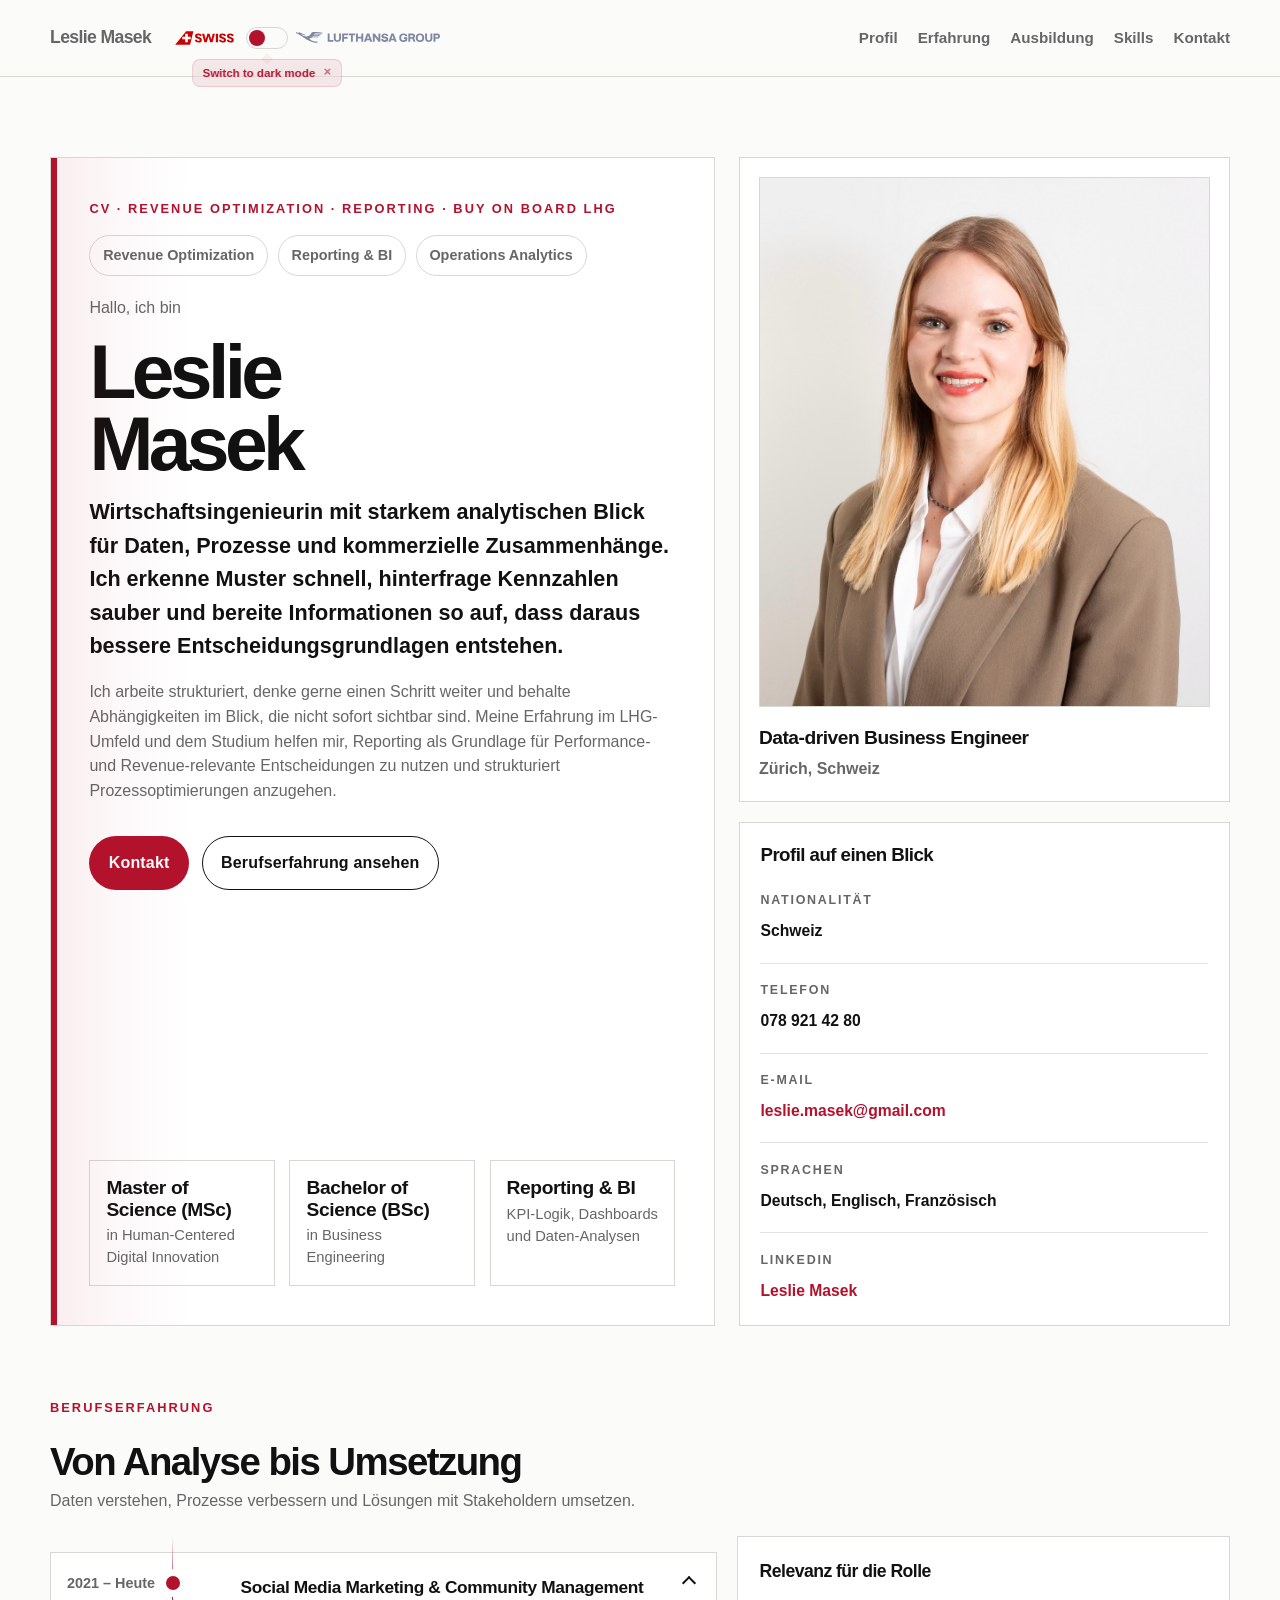
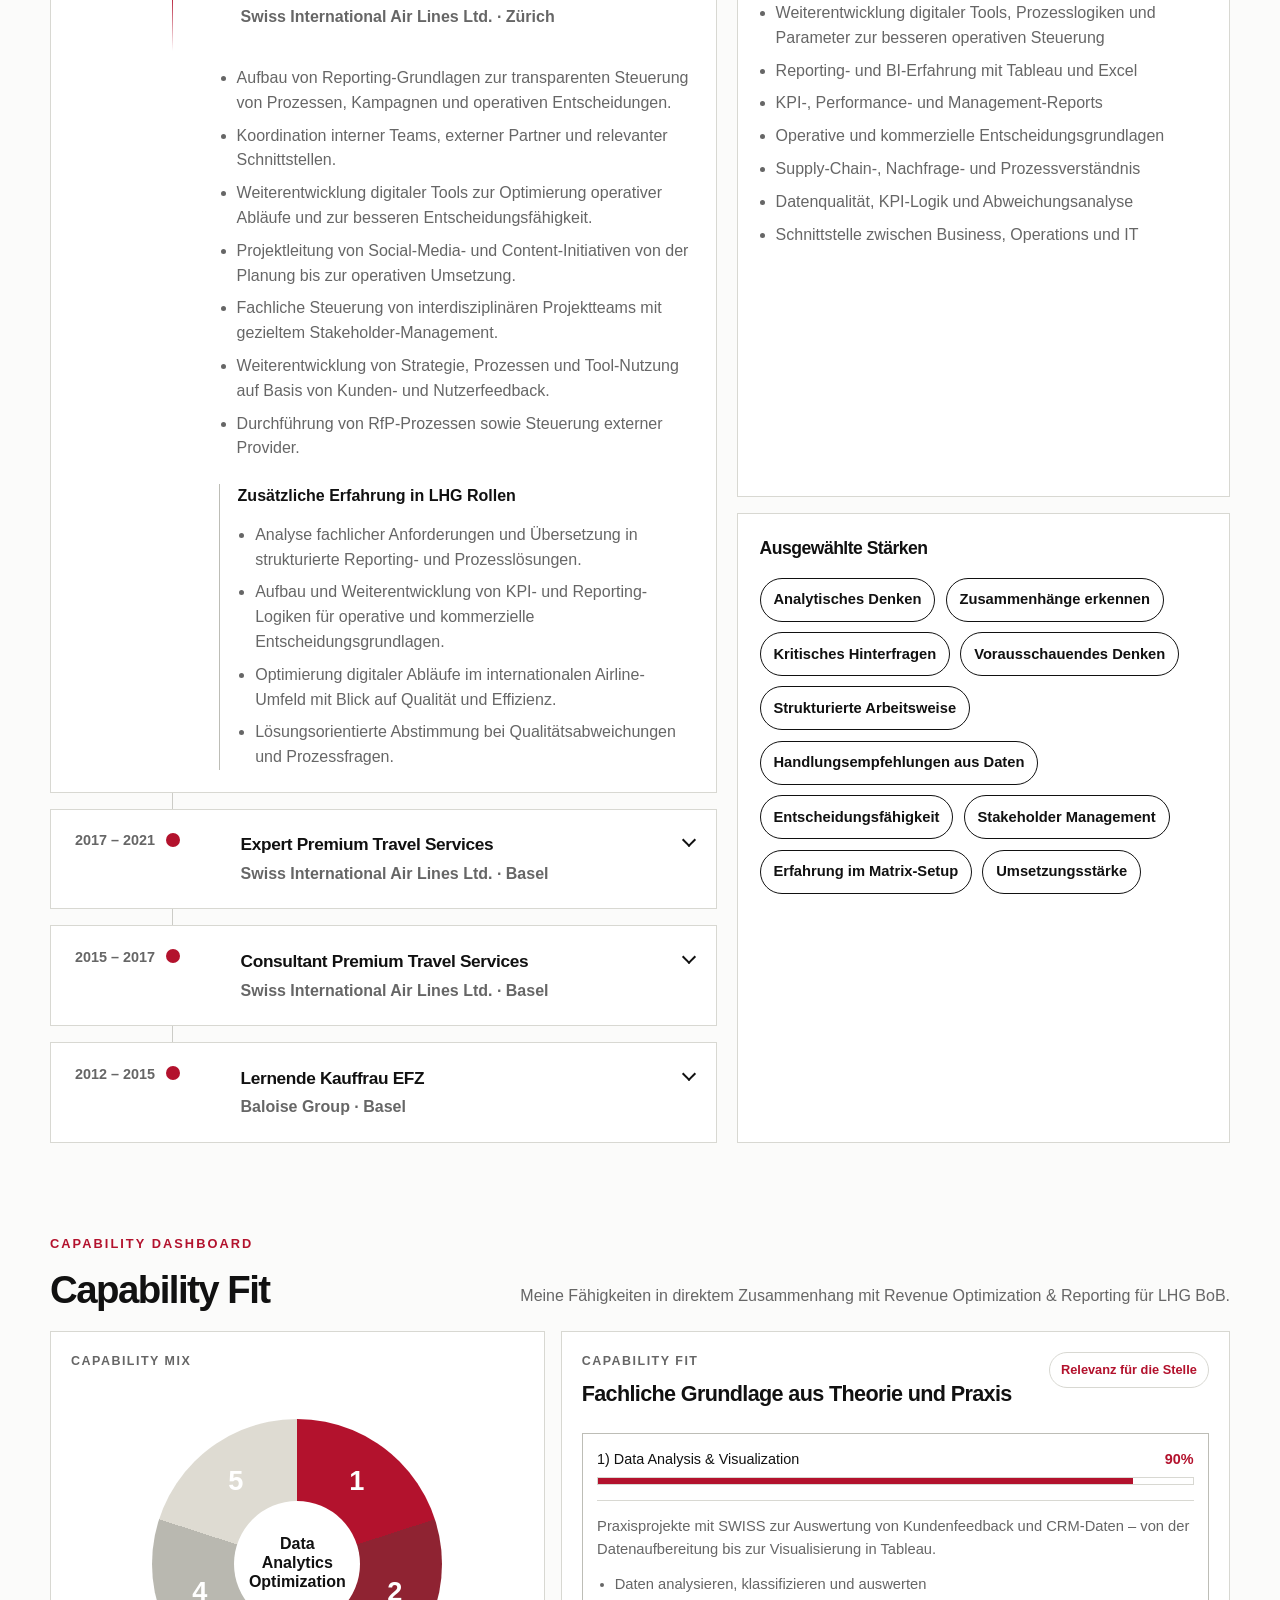
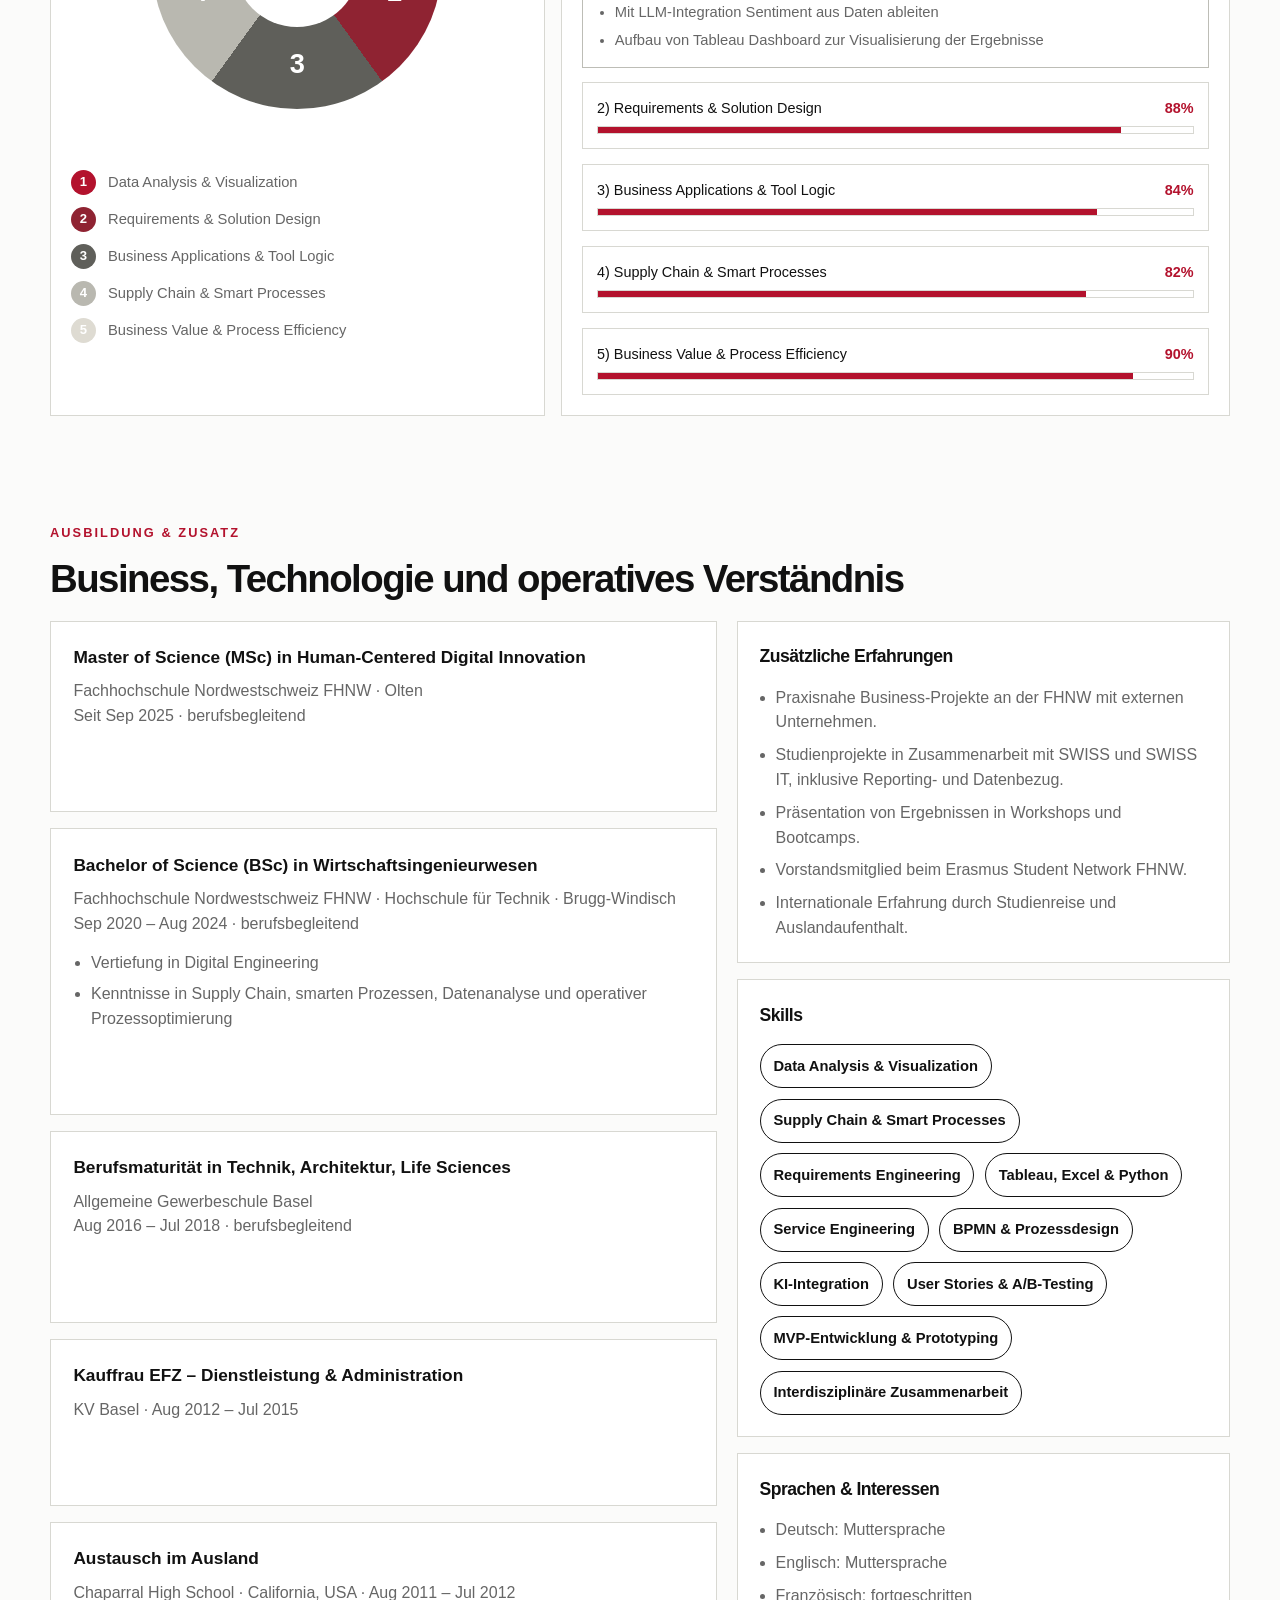
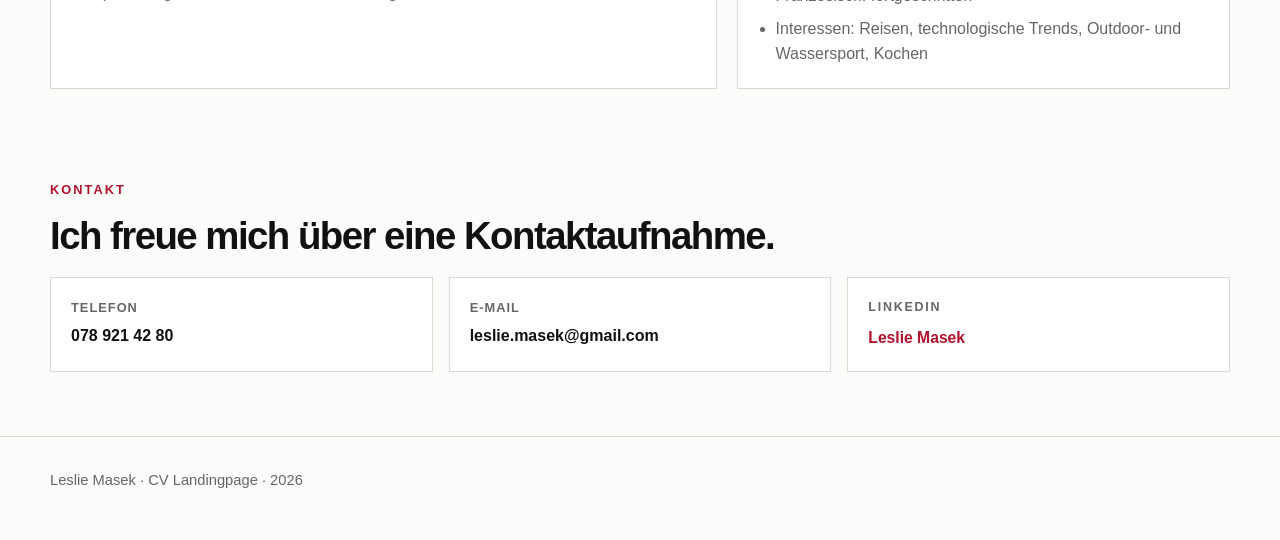
<file: public/index.html>
<!DOCTYPE html>
<html lang="de">
<head>
  <meta charset="UTF-8" />
  <meta name="viewport" content="width=device-width, initial-scale=1.0" />
  <title>Leslie Masek | Revenue Optimization & Reporting</title>
  <link rel="icon" type="image/x-icon" href="icon.jpg">
  <meta name="description" content="CV-Landingpage von Leslie Masek – mit Fokus auf Revenue Optimization, Reporting, BI-gestützte Analyse, Supply-Chain-Verständnis und tragfähige Entscheidungsgrundlagen im Airline-Umfeld." />
  <link rel="stylesheet" href="base.css" />
  <link rel="stylesheet" href="themeswiss.css" />
  <link rel="stylesheet" href="themelhg.css" />
</head>
<body class="themeswiss">
<header class="site-header">
  <div class="container site-header__inner">
    <div class="site-header__left">
      <div class="brand">Leslie Masek</div>

      <div class="theme-switcher" aria-label="Designauswahl">
    <span class="theme-switcher__logo theme-switcher__logo--swiss">
        <img src="swisslogo.svg" alt="SWISS Logo" />
    </span>

        <button
          class="theme-switcher__toggle"
          id="themeToggle"
          type="button"
          aria-label="Zwischen SWISS und Lufthansa Group Design wechseln"
          aria-pressed="false"
        >
        <span class="theme-switcher__track">
            <span class="theme-switcher__thumb"></span>
        </span>

          <span class="theme-hint" id="themeHint">
            <span class="theme-hint__text">Switch to dark mode</span>
            <span class="theme-hint__close" id="themeHintClose" aria-label="Hinweis schliessen">×</span>
        </span>
        </button>

        <span class="theme-switcher__logo theme-switcher__logo--lhg">
        <img class="logo--dark" src="lhglogo.svg" alt="Lufthansa Group Logo" />
        <img class="logo--light" src="lhglogoweiss.svg" alt="Lufthansa Group Logo" />
    </span>
      </div>
    </div>

    <nav class="nav">
      <a href="#profil">Profil</a>
      <a href="#erfahrung">Erfahrung</a>
      <a href="#ausbildung">Ausbildung</a>
      <a href="#skills">Skills</a>
      <a href="#kontakt">Kontakt</a>
    </nav>
  </div>
</header>

<main>
  <section class="hero" id="profil">
    <div class="container hero__grid">
      <article class="card hero__main">
        <div>
          <div class="eyebrow">CV · Revenue Optimization · Reporting · Buy on Board LHG</div>

          <div class="chips">
            <span class="chip">Revenue Optimization</span>
            <span class="chip">Reporting & BI</span>
            <span class="chip">Operations Analytics</span>
          </div>

          <p class="hero__lead">Hallo, ich bin</p>
          <h1>Leslie Masek</h1>

          <p class="hero__subtitle">
            Wirtschaftsingenieurin mit starkem analytischen Blick für Daten, Prozesse und kommerzielle Zusammenhänge. Ich erkenne Muster schnell, hinterfrage Kennzahlen sauber und bereite Informationen so auf, dass daraus bessere Entscheidungsgrundlagen entstehen.
          </p>

          <p class="hero__lead">
            Ich arbeite strukturiert, denke gerne einen Schritt weiter und behalte Abhängigkeiten im Blick, die nicht sofort sichtbar sind. Meine Erfahrung im LHG-Umfeld und dem Studium helfen mir, Reporting als Grundlage für Performance- und Revenue-relevante Entscheidungen zu nutzen und strukturiert Prozessoptimierungen anzugehen.
          </p>

          <div class="hero__actions">
            <a class="btn btn--primary" href="#kontakt">Kontakt</a>
            <a class="btn btn--secondary" href="#erfahrung">Berufserfahrung ansehen</a>
          </div>
        </div>

        <div class="hero__highlight">
          <div class="hero__metric">
            <strong>Master of Science (MSc)</strong>
            <span>in Human-Centered Digital Innovation</span>
          </div>
          <div class="hero__metric">
            <strong>Bachelor of Science (BSc)</strong>
            <span>in Business Engineering</span>
          </div>
          <div class="hero__metric">
            <strong>Reporting & BI</strong>
            <span>KPI-Logik, Dashboards und Daten-Analysen</span>
          </div>
        </div>
      </article>

      <aside class="hero__side">
        <section class="card profile-card">
          <div class="profile-image">
            <img src="Profile%20Picture%2024.jpg" alt="Portrait von Leslie Masek" />
          </div>
          <h2 class="profile-name">Data-driven Business Engineer</h2>
          <p class="profile-role">Zürich, Schweiz</p>
        </section>

        <section class="card detail-card">
          <h3>Profil auf einen Blick</h3>
          <div class="detail-list">
            <div class="detail-item">
              <span class="detail-label">Nationalität</span>
              <span class="detail-value">Schweiz</span>
            </div>
            <div class="detail-item">
              <span class="detail-label">Telefon</span>
              <span class="detail-value">078 921 42 80</span>
            </div>
            <div class="detail-item">
              <span class="detail-label">E-Mail</span>
              <span class="detail-value">
                                <a href="mailto:leslie.masek@gmail.com">leslie.masek@gmail.com</a>
                            </span>
            </div>
            <div class="detail-item">
              <span class="detail-label">Sprachen</span>
              <span class="detail-value">Deutsch, Englisch, Französisch</span>
            </div>
            <div class="detail-item">
              <span class="detail-label">LinkedIn</span>
              <span class="detail-value">
                                <a
                                  href="https://www.linkedin.com/in/leslie-masek/"
                                  class="link-linkedin"
                                  target="_blank"
                                  rel="noopener noreferrer"
                                >
                                    Leslie Masek
                                </a>
                            </span>
            </div>
          </div>
        </section>
      </aside>
    </div>
  </section>

  <section class="section" id="erfahrung">
    <div class="container">
      <div class="section__header">
        <div class="eyebrow">Berufserfahrung</div>
        <h2 class="section-title">Von Analyse bis Umsetzung</h2>
        <p class="section-intro">
          Daten verstehen, Prozesse verbessern und Lösungen mit Stakeholdern umsetzen.
        </p>
      </div>

      <div class="grid-2">
        <div class="career-timeline">
          <div class="career-scroll-marker" aria-hidden="true"></div>

          <details class="card career-item career-item--current" open>
            <summary>
              <span class="career-year">2021 – Heute</span>
              <span class="career-dot"></span>

              <div class="career-card-content">
                <div class="career-card-head">
                  <div>
                    <h3>Social Media Marketing &amp; Community Management</h3>
                    <p>Swiss International Air Lines Ltd. · Zürich</p>
                  </div>
                  <span class="career-arrow"></span>
                </div>
              </div>
            </summary>

            <div class="career-detail">
              <ul>
                <li>Aufbau von Reporting-Grundlagen zur transparenten Steuerung von Prozessen, Kampagnen und operativen Entscheidungen.</li>
                <li>Koordination interner Teams, externer Partner und relevanter Schnittstellen.</li>
                <li>Weiterentwicklung digitaler Tools zur Optimierung operativer Abläufe und zur besseren Entscheidungsfähigkeit.</li>
                <li>Projektleitung von Social-Media- und Content-Initiativen von der Planung bis zur operativen Umsetzung.</li>
                <li>Fachliche Steuerung von interdisziplinären Projektteams mit gezieltem Stakeholder-Management.</li>
                <li>Weiterentwicklung von Strategie, Prozessen und Tool-Nutzung auf Basis von Kunden- und Nutzerfeedback.</li>
                <li>Durchführung von RfP-Prozessen sowie Steuerung externer Provider.</li>
              </ul>

              <div class="timeline__subrole">
                <h4>Zusätzliche Erfahrung in LHG Rollen</h4>
                <ul>
                  <li>Analyse fachlicher Anforderungen und Übersetzung in strukturierte Reporting- und Prozesslösungen.</li>
                  <li>Aufbau und Weiterentwicklung von KPI- und Reporting-Logiken für operative und kommerzielle Entscheidungsgrundlagen.</li>
                  <li>Optimierung digitaler Abläufe im internationalen Airline-Umfeld mit Blick auf Qualität und Effizienz.</li>
                  <li>Lösungsorientierte Abstimmung bei Qualitätsabweichungen und Prozessfragen.</li>
                </ul>
              </div>
            </div>
          </details>

          <details class="card career-item">
            <summary>
              <span class="career-year">2017 – 2021</span>
              <span class="career-dot"></span>

              <div class="career-card-content">
                <div class="career-card-head">
                  <div>
                    <h3>Expert Premium Travel Services</h3>
                    <p>Swiss International Air Lines Ltd. · Basel</p>
                  </div>
                  <span class="career-arrow"></span>
                </div>
              </div>
            </summary>

            <div class="career-detail">
              <ul>
                <li>Monitoring von Service-KPIs sowie Erstellung regelmässiger Qualitäts- und Performance-Reports als Grundlage für gezielte Verbesserungen.</li>
                <li>Koordination interner Stakeholder und Sicherstellung einheitlicher Prozesse und Standards.</li>
                <li>Mitwirkung an Verbesserungsinitiativen für stabilere Abläufe und hohe Servicequalität.</li>
                <li>Schulung und Onboarding neuer Mitarbeitender inklusive Wissensdokumentation.</li>
              </ul>
            </div>
          </details>

          <details class="card career-item">
            <summary>
              <span class="career-year">2015 – 2017</span>
              <span class="career-dot"></span>

              <div class="career-card-content">
                <div class="career-card-head">
                  <div>
                    <h3>Consultant Premium Travel Services</h3>
                    <p>Swiss International Air Lines Ltd. · Basel</p>
                  </div>
                  <span class="career-arrow"></span>
                </div>
              </div>
            </summary>

            <div class="career-detail">
              <ul>
                <li>Bearbeitung komplexer Kundenanliegen in einem dynamischen operativen Umfeld.</li>
                <li>Koordination von Anfragen per Telefon und E-Mail sowie Sicherstellung reibungsloser Abläufe.</li>
                <li>Zusammenarbeit mit internen Teams zur Gewährleistung korrekter Prozesse und hoher Servicequalität.</li>
              </ul>
            </div>
          </details>

          <details class="card career-item">
            <summary>
              <span class="career-year">2012 – 2015</span>
              <span class="career-dot"></span>

              <div class="career-card-content">
                <div class="career-card-head">
                  <div>
                    <h3>Lernende Kauffrau EFZ</h3>
                    <p>Baloise Group · Basel</p>
                  </div>
                  <span class="career-arrow"></span>
                </div>
              </div>
            </summary>

            <div class="career-detail">
              <ul>
                <li>Einsätze im Einkauf, Marketing, Immobilien, Buchhaltung, HR und Ausbildungszentrum.</li>
              </ul>
            </div>
          </details>

        </div>

        <div class="stack">
          <section class="card sidebar-card">
            <h3>Relevanz für die Rolle</h3>
            <ul class="list-clean">
              <li>Weiterentwicklung digitaler Tools, Prozesslogiken und Parameter zur besseren operativen Steuerung</li>
              <li>Reporting- und BI-Erfahrung mit Tableau und Excel</li>
              <li>KPI-, Performance- und Management-Reports</li>
              <li>Operative und kommerzielle Entscheidungsgrundlagen</li>
              <li>Supply-Chain-, Nachfrage- und Prozessverständnis</li>
              <li>Datenqualität, KPI-Logik und Abweichungsanalyse</li>
              <li>Schnittstelle zwischen Business, Operations und IT</li>
            </ul>
          </section>

          <section class="card sidebar-card">
            <h3>Ausgewählte Stärken</h3>
            <div class="skill-tags">
              <span class="skill-tag">Analytisches Denken</span>
              <span class="skill-tag">Zusammenhänge erkennen</span>
              <span class="skill-tag">Kritisches Hinterfragen</span>
              <span class="skill-tag">Vorausschauendes Denken</span>
              <span class="skill-tag">Strukturierte Arbeitsweise</span>
              <span class="skill-tag">Handlungsempfehlungen aus Daten</span>
              <span class="skill-tag">Entscheidungsfähigkeit</span>
              <span class="skill-tag">Stakeholder Management</span>
              <span class="skill-tag">Erfahrung im Matrix-Setup</span>
              <span class="skill-tag">Umsetzungsstärke</span>
            </div>
          </section>
        </div>
      </div>
    </div>
  </section>

  <section class="section" id="capabilities">
    <div class="container">
      <div class="section__header">
        <div>
          <div class="eyebrow">Capability Dashboard</div>
          <h2 class="section-title">Capability Fit</h2>
        </div>
        <p class="section-intro">
          Meine Fähigkeiten in direktem Zusammenhang mit Revenue Optimization & Reporting für LHG BoB.
        </p>
      </div>

      <div class="mini-dashboard mini-dashboard--interactive">
        <article class="card dashboard-donut-card">
          <span class="dashboard-label">Capability Mix</span>

          <div class="donut-wrap">
            <div class="donut-chart" aria-label="Capability Mix">
              <span class="donut-center">Data<br>Analytics<br>Optimization</span>

              <button class="donut-segment donut-segment--process" type="button">1</button>
              <button class="donut-segment donut-segment--data" type="button">2</button>
              <button class="donut-segment donut-segment--tech" type="button">3</button>
              <button class="donut-segment donut-segment--product" type="button">4</button>
              <button class="donut-segment donut-segment--alignment" type="button">5</button>
            </div>
          </div>

          <div class="donut-legend">
            <span><i>1</i> Data Analysis & Visualization</span>
            <span><i>2</i> Requirements & Solution Design</span>
            <span><i>3</i> Business Applications & Tool Logic</span>
            <span><i>4</i> Supply Chain & Smart Processes</span>
            <span><i>5</i> Business Value & Process Efficiency</span>
          </div>
        </article>

        <article class="card dashboard-main">
          <div class="dashboard-main__top">
            <div>
              <span class="dashboard-label">Capability Fit</span>
              <strong>Fachliche Grundlage aus Theorie und Praxis</strong>
            </div>
            <span class="dashboard-status">Relevanz für die Stelle</span>
          </div>

          <div class="dashboard-accordion">
            <details class="dashboard-bar-item" open>
              <summary>
                <div class="dashboard-bar__head">
                  <span>1) Data Analysis & Visualization</span>
                  <strong>90%</strong>
                </div>
                <div class="dashboard-bar__track">
                  <span style="width: 90%"></span>
                </div>
              </summary>

              <div class="dashboard-bar__detail">
                <p>
                  Praxisprojekte mit SWISS zur Auswertung von Kundenfeedback und CRM-Daten – von der Datenaufbereitung bis zur Visualisierung in Tableau.
                </p>
                <ul>
                  <li>Daten analysieren, klassifizieren und auswerten</li>
                  <li>Mit LLM-Integration Sentiment aus Daten ableiten</li>
                  <li>Aufbau von Tableau Dashboard zur Visualisierung der Ergebnisse</li>
                </ul>
              </div>
            </details>

            <details class="dashboard-bar-item">
              <summary>
                <div class="dashboard-bar__head">
                  <span>2) Requirements & Solution Design</span>
                  <strong>88%</strong>
                </div>
                <div class="dashboard-bar__track">
                  <span style="width: 88%"></span>
                </div>
              </summary>

              <div class="dashboard-bar__detail">
                <p>
                  Erfahrung mit Interviews, User Stories, A/B-Tests und MVP-Entwicklung, um Anforderungen zu verstehen und in nachhaltige Lösungen zu übersetzen.
                </p>
                <ul>
                  <li>Nutzer- und Business-Anforderungen strukturiert aufnehmen</li>
                  <li>Anforderungen in Daten-, Reporting- und Tool-Konzepte übersetzen</li>
                  <li>Lösungen früh validieren und pragmatisch weiterentwickeln</li>
                </ul>
              </div>
            </details>

            <details class="dashboard-bar-item">
              <summary>
                <div class="dashboard-bar__head">
                  <span>3) Business Applications & Tool Logic</span>
                  <strong>84%</strong>
                </div>
                <div class="dashboard-bar__track">
                  <span style="width: 84%"></span>
                </div>
              </summary>

              <div class="dashboard-bar__detail">
                <p>
                  Verständnis für Business Applications, Datenflüsse und Tool-Logiken.
                </p>
                <ul>
                  <li>Applikationslogik, Prozesse und Datenflüsse zusammenbringen</li>
                  <li>Technische Abläufe verstehen und für neue Konzepte nutzbar machen</li>
                  <li>Tool- und Parameterlogiken für operative Steuerung mitdenken</li>
                </ul>
              </div>
            </details>

            <details class="dashboard-bar-item">
              <summary>
                <div class="dashboard-bar__head">
                  <span>4) Supply Chain & Smart Processes</span>
                  <strong>82%</strong>
                </div>
                <div class="dashboard-bar__track">
                  <span style="width: 82%"></span>
                </div>
              </summary>

              <div class="dashboard-bar__detail">
                <p>
                  Grundlagen aus Wirtschaftsingenieurwesen, Supply Chain, Produktionsumfeld und Smart Factory als Basis für Planungs- und Optimierungslogiken.
                </p>
                <ul>
                  <li>Nachfrage und Prozessabhängigkeiten erkennen</li>
                  <li>Technische und operative Abläufe strukturiert analysieren</li>
                  <li>Smarte Prozesse als Hebel für Effizienz und Qualität verstehen</li>
                </ul>
              </div>
            </details>

            <details class="dashboard-bar-item">
              <summary>
                <div class="dashboard-bar__head">
                  <span>5) Business Value & Process Efficiency</span>
                  <strong>90%</strong>
                </div>
                <div class="dashboard-bar__track">
                  <span style="width: 90%"></span>
                </div>
              </summary>

              <div class="dashboard-bar__detail">
                <p>
                  Verständnis dafür, wie digitale Lösungen, Prozesse und Daten messbaren Business Value schaffen können.
                </p>
                <ul>
                  <li>Nutzen, Aufwand und Wirkung von Lösungen einordnen</li>
                  <li>Leanere Prozesse und Einsparpotenziale erkennen</li>
                  <li>Effizienz, Umsatzpotenzial und Umsetzbarkeit zusammendenken</li>
                </ul>
              </div>
            </details>
          </div>
        </article>
      </div>
    </div>
  </section>

  <section class="section" id="ausbildung">
    <div class="container">
      <div class="section__header">
        <div>
          <div class="eyebrow">Ausbildung & Zusatz</div>
          <h2 class="section-title">Business, Technologie und operatives Verständnis</h2>
        </div>
      </div>

      <div class="grid-2">
        <div class="stack">
          <article class="card content-card">
            <h3>Master of Science (MSc) in Human-Centered Digital Innovation</h3>
            <p>Fachhochschule Nordwestschweiz FHNW · Olten</p>
            <p>Seit Sep 2025 · berufsbegleitend</p>
          </article>

          <article class="card content-card">
            <h3>Bachelor of Science (BSc) in Wirtschaftsingenieurwesen</h3>
            <p>Fachhochschule Nordwestschweiz FHNW · Hochschule für Technik · Brugg-Windisch</p>
            <p>Sep 2020 – Aug 2024 · berufsbegleitend</p>
            <ul>
              <li>Vertiefung in Digital Engineering</li>
              <li>Kenntnisse in Supply Chain, smarten Prozessen, Datenanalyse und operativer Prozessoptimierung</li>
            </ul>
          </article>

          <article class="card content-card">
            <h3>Berufsmaturität in Technik, Architektur, Life Sciences</h3>
            <p>Allgemeine Gewerbeschule Basel</p>
            <p>Aug 2016 – Jul 2018 · berufsbegleitend</p>
          </article>

          <article class="card content-card">
            <h3>Kauffrau EFZ – Dienstleistung & Administration</h3>
            <p>KV Basel · Aug 2012 – Jul 2015</p>
          </article>

          <article class="card content-card">
            <h3>Austausch im Ausland</h3>
            <p>Chaparral High School · California, USA · Aug 2011 – Jul 2012</p>
          </article>
        </div>

        <div class="stack">
          <section class="card sidebar-card">
            <h3>Zusätzliche Erfahrungen</h3>
            <ul class="list-clean">
              <li>Praxisnahe Business-Projekte an der FHNW mit externen Unternehmen.</li>
              <li>Studienprojekte in Zusammenarbeit mit SWISS und SWISS IT, inklusive Reporting- und Datenbezug.</li>
              <li>Präsentation von Ergebnissen in Workshops und Bootcamps.</li>
              <li>Vorstandsmitglied beim Erasmus Student Network FHNW.</li>
              <li>Internationale Erfahrung durch Studienreise und Auslandaufenthalt.</li>
            </ul>
          </section>

          <section class="card sidebar-card" id="skills">
            <h3>Skills</h3>
            <div class="skill-tags">
              <span class="skill-tag">Data Analysis & Visualization</span>
              <span class="skill-tag">Supply Chain & Smart Processes</span>
              <span class="skill-tag">Requirements Engineering</span>
              <span class="skill-tag">Tableau, Excel & Python</span>
              <span class="skill-tag">Service Engineering</span>
              <span class="skill-tag">BPMN & Prozessdesign</span>
              <span class="skill-tag">KI-Integration</span>
              <span class="skill-tag">User Stories & A/B-Testing</span>
              <span class="skill-tag">MVP-Entwicklung & Prototyping</span>
              <span class="skill-tag">Interdisziplinäre Zusammenarbeit</span>
            </div>
          </section>

          <section class="card sidebar-card">
            <h3>Sprachen & Interessen</h3>
            <ul class="list-clean">
              <li>Deutsch: Muttersprache</li>
              <li>Englisch: Muttersprache</li>
              <li>Französisch: fortgeschritten</li>
              <li>Interessen: Reisen, technologische Trends, Outdoor- und Wassersport, Kochen</li>
            </ul>
          </section>
        </div>
      </div>
    </div>
  </section>

  <section class="section" id="kontakt">
    <div class="container">
      <div class="section__header">
        <div>
          <div class="eyebrow">Kontakt</div>
          <h2 class="section-title">Ich freue mich über eine Kontaktaufnahme.</h2>
        </div>
      </div>

      <div class="contact-grid">
        <article class="card contact-tile">
          <span class="contact-tile__label">Telefon</span>
          <div class="contact-tile__value">078 921 42 80</div>
        </article>
        <article class="card contact-tile">
          <span class="contact-tile__label">E-Mail</span>
          <div class="contact-tile__value">
            <a href="mailto:leslie.masek@gmail.com?subject=Kontakt%20CV">
              leslie.masek@gmail.com
            </a>
          </div>
        </article>
        <article class="card contact-tile">
          <span class="detail-label">LinkedIn</span>
          <span class="detail-value">
                        <a href="https://www.linkedin.com/in/leslie-masek/" target="_blank" rel="noopener noreferrer">
                            Leslie Masek
                        </a>
                    </span>
        </article>
      </div>
    </div>
  </section>
</main>

<footer class="footer">
  <div class="container">Leslie Masek · CV Landingpage · 2026</div>
</footer>

<script src="toggle.js"></script>
</body>
</html>
</file>
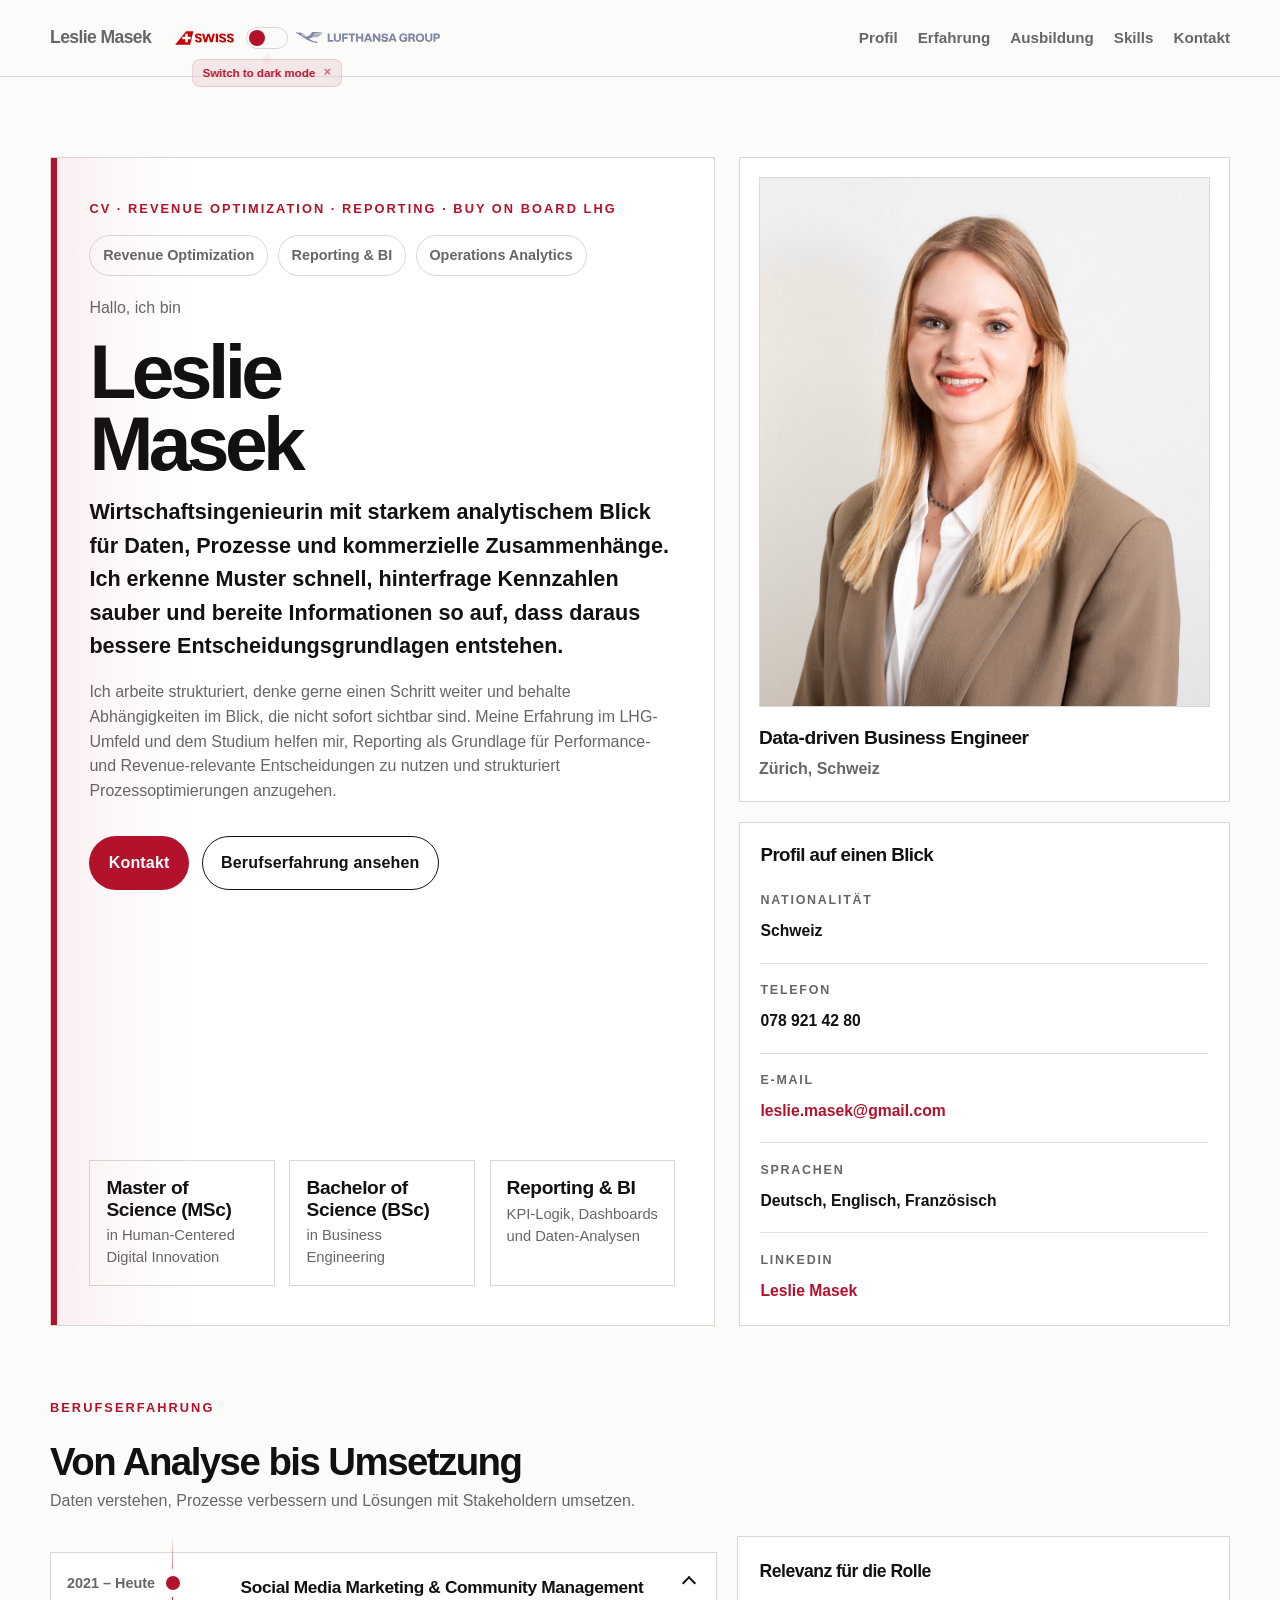
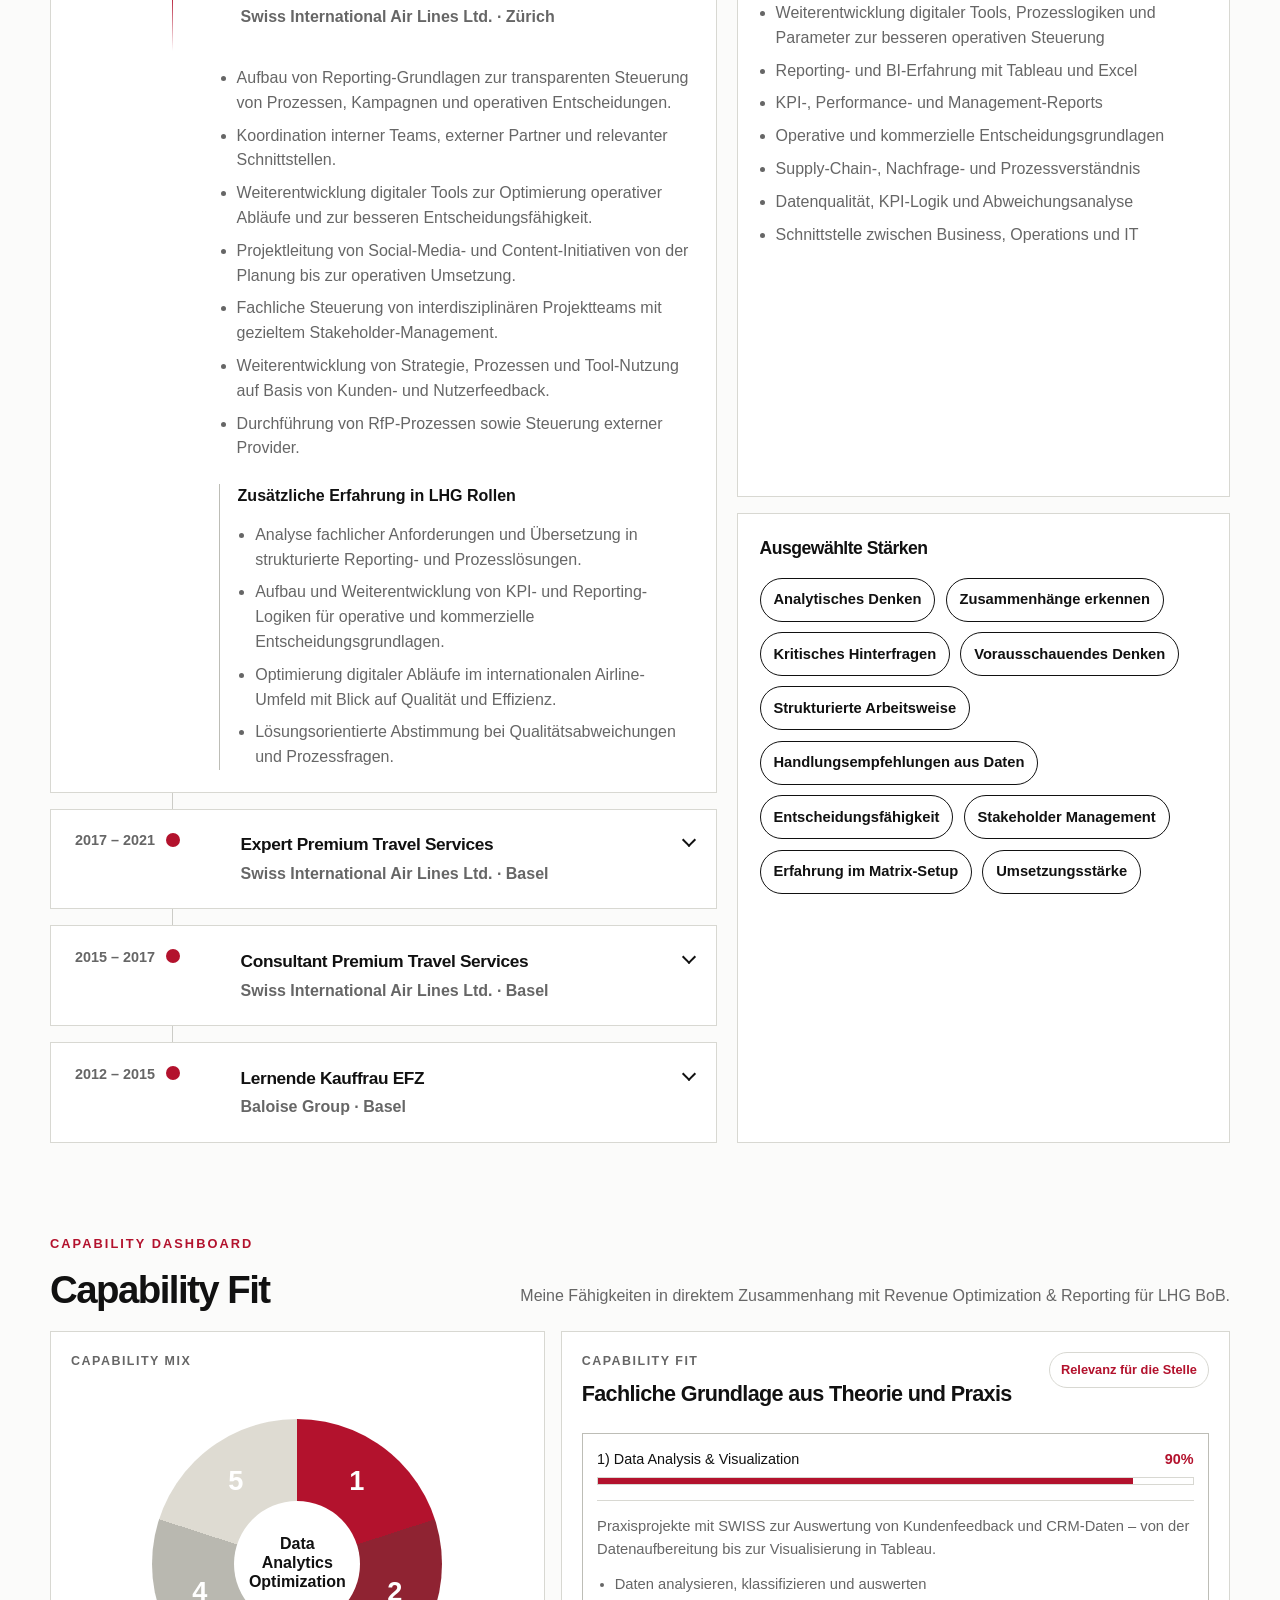
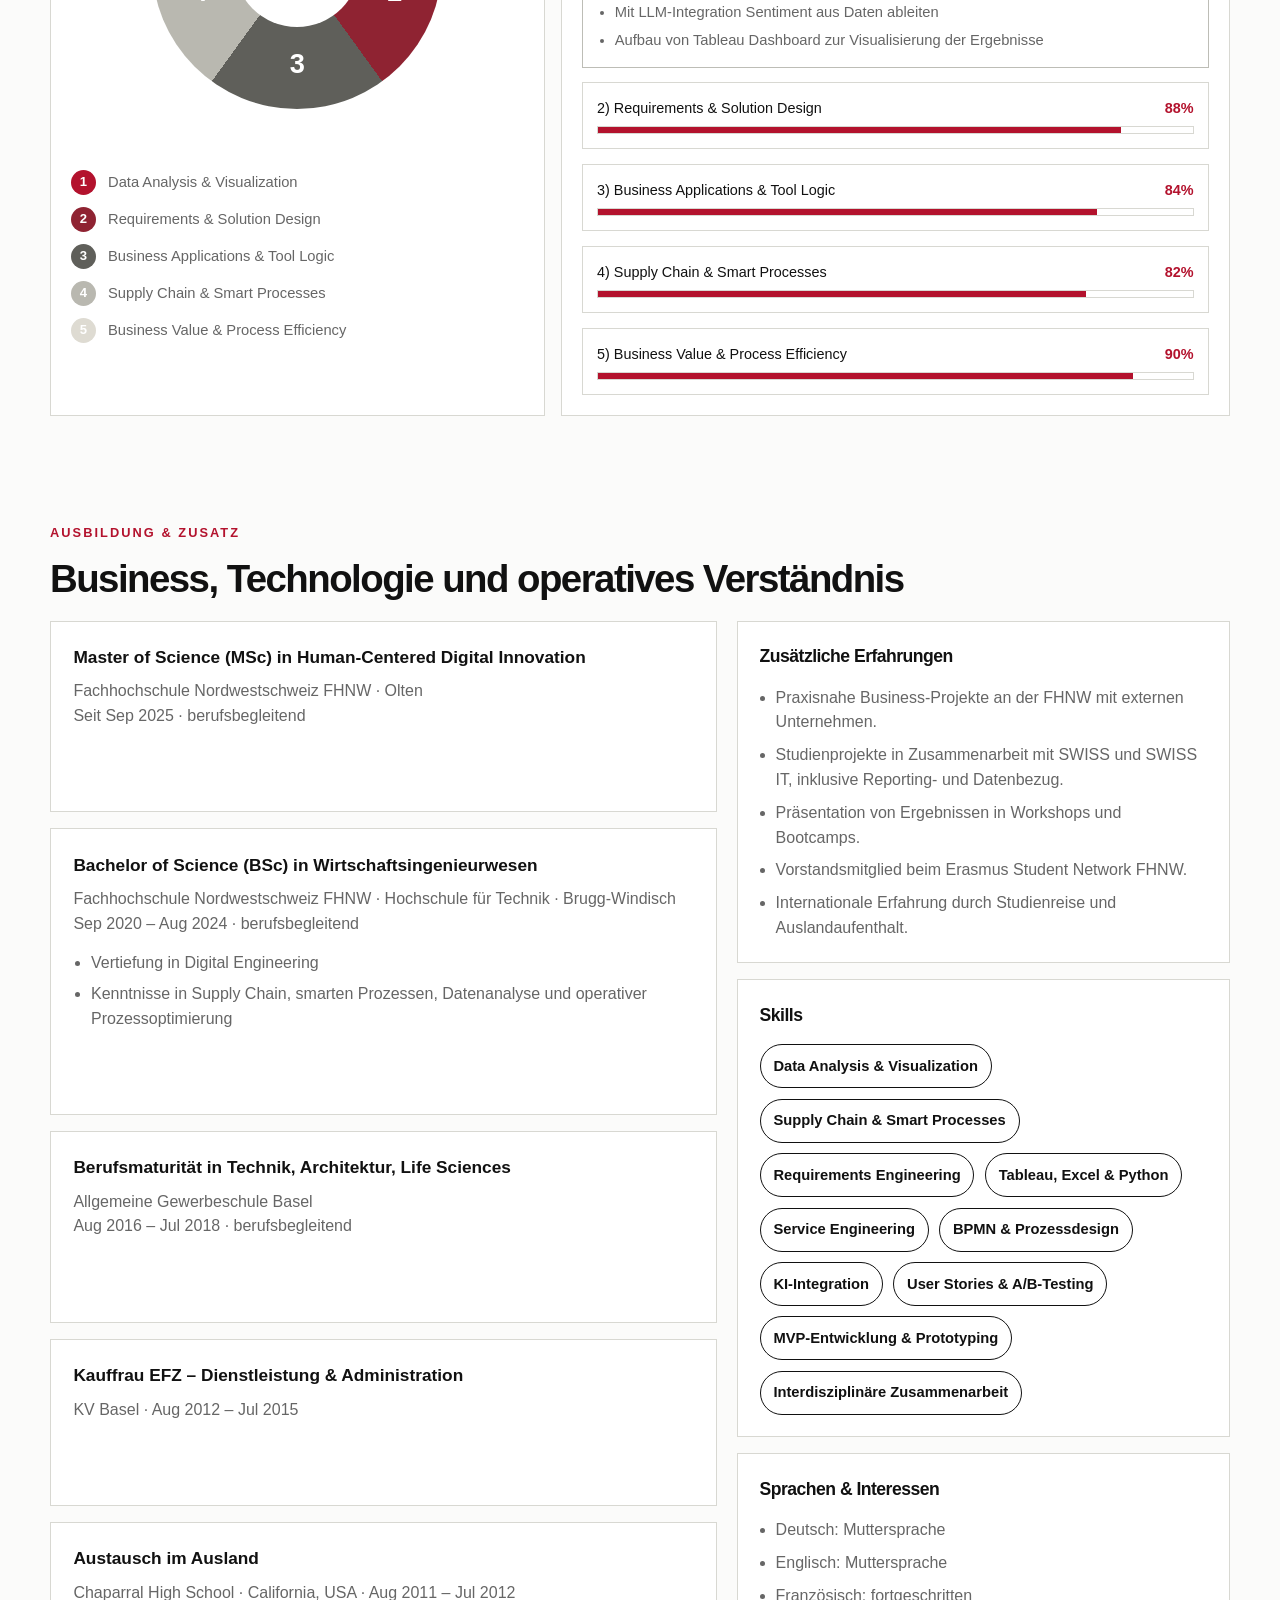
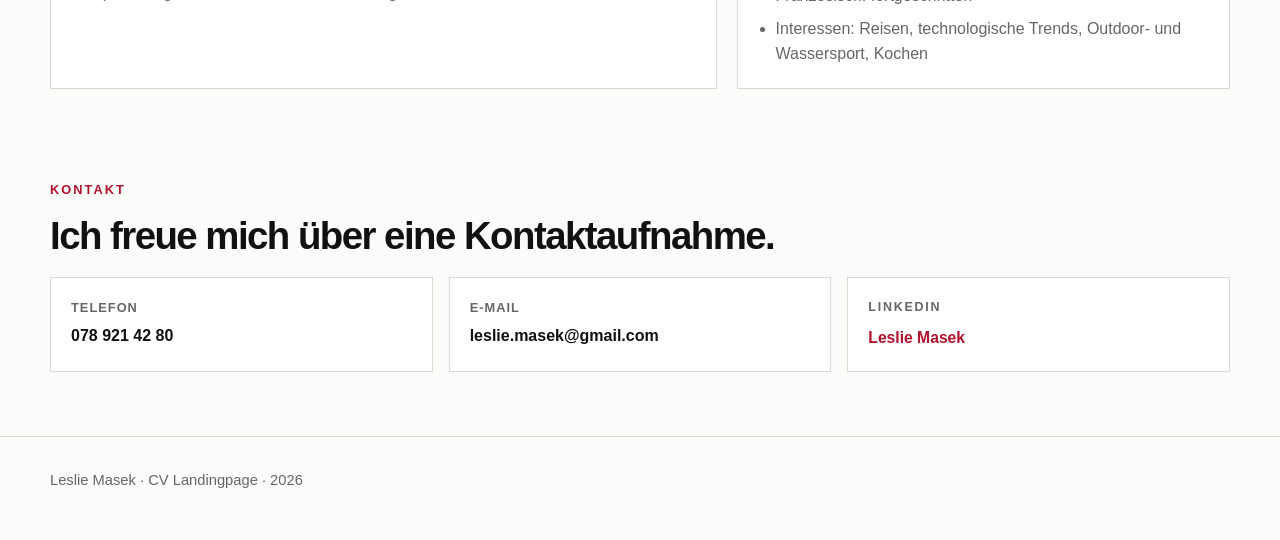
<file: public/index_V2.html>
<!DOCTYPE html>
<html lang="de">
<head>
  <meta charset="UTF-8" />
  <meta name="viewport" content="width=device-width, initial-scale=1.0" />
  <title>Leslie Masek | Revenue Optimization & Reporting</title>
  <link rel="icon" type="image/x-icon" href="icon.jpg">
  <meta name="description" content="CV-Landingpage von Leslie Masek – mit Fokus auf Revenue Optimization, Reporting, BI-gestützte Analyse, Supply-Chain-Verständnis und tragfähige Entscheidungsgrundlagen im Airline-Umfeld." />
  <link rel="stylesheet" href="base.css" />
  <link rel="stylesheet" href="themeswiss.css" />
  <link rel="stylesheet" href="themelhg.css" />
</head>
<body class="themeswiss">
<header class="site-header">
  <div class="container site-header__inner">
    <div class="site-header__left">
      <div class="brand">Leslie Masek</div>

      <div class="theme-switcher" aria-label="Designauswahl">
    <span class="theme-switcher__logo theme-switcher__logo--swiss">
        <img src="swisslogo.svg" alt="SWISS Logo" />
    </span>

        <button
          class="theme-switcher__toggle"
          id="themeToggle"
          type="button"
          aria-label="Zwischen SWISS und Lufthansa Group Design wechseln"
          aria-pressed="false"
        >
        <span class="theme-switcher__track">
            <span class="theme-switcher__thumb"></span>
        </span>

          <span class="theme-hint" id="themeHint">
            <span class="theme-hint__text">Switch to dark mode</span>
            <span class="theme-hint__close" id="themeHintClose" aria-label="Hinweis schliessen">×</span>
        </span>
        </button>

        <span class="theme-switcher__logo theme-switcher__logo--lhg">
        <img class="logo--dark" src="lhglogo.svg" alt="Lufthansa Group Logo" />
        <img class="logo--light" src="lhglogoweiss.svg" alt="Lufthansa Group Logo" />
    </span>
      </div>
    </div>

    <nav class="nav">
      <a href="#profil">Profil</a>
      <a href="#erfahrung">Erfahrung</a>
      <a href="#ausbildung">Ausbildung</a>
      <a href="#skills">Skills</a>
      <a href="#kontakt">Kontakt</a>
    </nav>
  </div>
</header>

<main>
  <section class="hero" id="profil">
    <div class="container hero__grid">
      <article class="card hero__main">
        <div>
          <div class="eyebrow">CV · Revenue Optimization · Reporting · Buy on Board LHG</div>

          <div class="chips">
            <span class="chip">Revenue Optimization</span>
            <span class="chip">Reporting & BI</span>
            <span class="chip">Operations Analytics</span>
          </div>

          <p class="hero__lead">Hallo, ich bin</p>
          <h1>Leslie Masek</h1>

          <p class="hero__subtitle">
            Wirtschaftsingenieurin mit starkem analytischem Blick für Daten, Prozesse und kommerzielle Zusammenhänge. Ich erkenne Muster schnell, hinterfrage Kennzahlen sauber und bereite Informationen so auf, dass daraus bessere Entscheidungsgrundlagen entstehen.
          </p>

          <p class="hero__lead">
            Ich arbeite strukturiert, denke gerne einen Schritt weiter und behalte Abhängigkeiten im Blick, die nicht sofort sichtbar sind. Meine Erfahrung im LHG-Umfeld und dem Studium helfen mir, Reporting als Grundlage für Performance- und Revenue-relevante Entscheidungen zu nutzen und strukturiert Prozessoptimierungen anzugehen.
          </p>

          <div class="hero__actions">
            <a class="btn btn--primary" href="#kontakt">Kontakt</a>
            <a class="btn btn--secondary" href="#erfahrung">Berufserfahrung ansehen</a>
          </div>
        </div>

        <div class="hero__highlight">
          <div class="hero__metric">
            <strong>Master of Science (MSc)</strong>
            <span>in Human-Centered Digital Innovation</span>
          </div>
          <div class="hero__metric">
            <strong>Bachelor of Science (BSc)</strong>
            <span>in Business Engineering</span>
          </div>
          <div class="hero__metric">
            <strong>Reporting & BI</strong>
            <span>KPI-Logik, Dashboards und Daten-Analysen</span>
          </div>
        </div>
      </article>

      <aside class="hero__side">
        <section class="card profile-card">
          <div class="profile-image">
            <img src="Profile%20Picture%2024.jpg" alt="Portrait von Leslie Masek" />
          </div>
          <h2 class="profile-name">Data-driven Business Engineer</h2>
          <p class="profile-role">Zürich, Schweiz</p>
        </section>

        <section class="card detail-card">
          <h3>Profil auf einen Blick</h3>
          <div class="detail-list">
            <div class="detail-item">
              <span class="detail-label">Nationalität</span>
              <span class="detail-value">Schweiz</span>
            </div>
            <div class="detail-item">
              <span class="detail-label">Telefon</span>
              <span class="detail-value">078 921 42 80</span>
            </div>
            <div class="detail-item">
              <span class="detail-label">E-Mail</span>
              <span class="detail-value">
                                <a href="mailto:leslie.masek@gmail.com">leslie.masek@gmail.com</a>
                            </span>
            </div>
            <div class="detail-item">
              <span class="detail-label">Sprachen</span>
              <span class="detail-value">Deutsch, Englisch, Französisch</span>
            </div>
            <div class="detail-item">
              <span class="detail-label">LinkedIn</span>
              <span class="detail-value">
                                <a
                                  href="https://www.linkedin.com/in/leslie-masek/"
                                  class="link-linkedin"
                                  target="_blank"
                                  rel="noopener noreferrer"
                                >
                                    Leslie Masek
                                </a>
                            </span>
            </div>
          </div>
        </section>
      </aside>
    </div>
  </section>

  <section class="section" id="erfahrung">
    <div class="container">
      <div class="section__header">
        <div class="eyebrow">Berufserfahrung</div>
        <h2 class="section-title">Von Analyse bis Umsetzung</h2>
        <p class="section-intro">
          Daten verstehen, Prozesse verbessern und Lösungen mit Stakeholdern umsetzen.
        </p>
      </div>

      <div class="grid-2">
        <div class="career-timeline">
          <div class="career-scroll-marker" aria-hidden="true"></div>

          <details class="card career-item career-item--current" open>
            <summary>
              <span class="career-year">2021 – Heute</span>
              <span class="career-dot"></span>

              <div class="career-card-content">
                <div class="career-card-head">
                  <div>
                    <h3>Social Media Marketing &amp; Community Management</h3>
                    <p>Swiss International Air Lines Ltd. · Zürich</p>
                  </div>
                  <span class="career-arrow"></span>
                </div>
              </div>
            </summary>

            <div class="career-detail">
              <ul>
                <li>Aufbau von Reporting-Grundlagen zur transparenten Steuerung von Prozessen, Kampagnen und operativen Entscheidungen.</li>
                <li>Koordination interner Teams, externer Partner und relevanter Schnittstellen.</li>
                <li>Weiterentwicklung digitaler Tools zur Optimierung operativer Abläufe und zur besseren Entscheidungsfähigkeit.</li>
                <li>Projektleitung von Social-Media- und Content-Initiativen von der Planung bis zur operativen Umsetzung.</li>
                <li>Fachliche Steuerung von interdisziplinären Projektteams mit gezieltem Stakeholder-Management.</li>
                <li>Weiterentwicklung von Strategie, Prozessen und Tool-Nutzung auf Basis von Kunden- und Nutzerfeedback.</li>
                <li>Durchführung von RfP-Prozessen sowie Steuerung externer Provider.</li>
              </ul>

              <div class="timeline__subrole">
                <h4>Zusätzliche Erfahrung in LHG Rollen</h4>
                <ul>
                  <li>Analyse fachlicher Anforderungen und Übersetzung in strukturierte Reporting- und Prozesslösungen.</li>
                  <li>Aufbau und Weiterentwicklung von KPI- und Reporting-Logiken für operative und kommerzielle Entscheidungsgrundlagen.</li>
                  <li>Optimierung digitaler Abläufe im internationalen Airline-Umfeld mit Blick auf Qualität und Effizienz.</li>
                  <li>Lösungsorientierte Abstimmung bei Qualitätsabweichungen und Prozessfragen.</li>
                </ul>
              </div>
            </div>
          </details>

          <details class="card career-item">
            <summary>
              <span class="career-year">2017 – 2021</span>
              <span class="career-dot"></span>

              <div class="career-card-content">
                <div class="career-card-head">
                  <div>
                    <h3>Expert Premium Travel Services</h3>
                    <p>Swiss International Air Lines Ltd. · Basel</p>
                  </div>
                  <span class="career-arrow"></span>
                </div>
              </div>
            </summary>

            <div class="career-detail">
              <ul>
                <li>Monitoring von Service-KPIs sowie Erstellung regelmässiger Qualitäts- und Performance-Reports als Grundlage für gezielte Verbesserungen.</li>
                <li>Koordination interner Stakeholder und Sicherstellung einheitlicher Prozesse und Standards.</li>
                <li>Mitwirkung an Verbesserungsinitiativen für stabilere Abläufe und hohe Servicequalität.</li>
                <li>Schulung und Onboarding neuer Mitarbeitender inklusive Wissensdokumentation.</li>
              </ul>
            </div>
          </details>

          <details class="card career-item">
            <summary>
              <span class="career-year">2015 – 2017</span>
              <span class="career-dot"></span>

              <div class="career-card-content">
                <div class="career-card-head">
                  <div>
                    <h3>Consultant Premium Travel Services</h3>
                    <p>Swiss International Air Lines Ltd. · Basel</p>
                  </div>
                  <span class="career-arrow"></span>
                </div>
              </div>
            </summary>

            <div class="career-detail">
              <ul>
                <li>Bearbeitung komplexer Kundenanliegen in einem dynamischen operativen Umfeld.</li>
                <li>Koordination von Anfragen per Telefon und E-Mail sowie Sicherstellung reibungsloser Abläufe.</li>
                <li>Zusammenarbeit mit internen Teams zur Gewährleistung korrekter Prozesse und hoher Servicequalität.</li>
              </ul>
            </div>
          </details>

          <details class="card career-item">
            <summary>
              <span class="career-year">2012 – 2015</span>
              <span class="career-dot"></span>

              <div class="career-card-content">
                <div class="career-card-head">
                  <div>
                    <h3>Lernende Kauffrau EFZ</h3>
                    <p>Baloise Group · Basel</p>
                  </div>
                  <span class="career-arrow"></span>
                </div>
              </div>
            </summary>

            <div class="career-detail">
              <ul>
                <li>Einsätze im Einkauf, Marketing, Immobilien, Buchhaltung, HR und Ausbildungszentrum.</li>
              </ul>
            </div>
          </details>

        </div>

        <div class="stack">
          <section class="card sidebar-card">
            <h3>Relevanz für die Rolle</h3>
            <ul class="list-clean">
              <li>Weiterentwicklung digitaler Tools, Prozesslogiken und Parameter zur besseren operativen Steuerung</li>
              <li>Reporting- und BI-Erfahrung mit Tableau und Excel</li>
              <li>KPI-, Performance- und Management-Reports</li>
              <li>Operative und kommerzielle Entscheidungsgrundlagen</li>
              <li>Supply-Chain-, Nachfrage- und Prozessverständnis</li>
              <li>Datenqualität, KPI-Logik und Abweichungsanalyse</li>
              <li>Schnittstelle zwischen Business, Operations und IT</li>
            </ul>
          </section>

          <section class="card sidebar-card">
            <h3>Ausgewählte Stärken</h3>
            <div class="skill-tags">
              <span class="skill-tag">Analytisches Denken</span>
              <span class="skill-tag">Zusammenhänge erkennen</span>
              <span class="skill-tag">Kritisches Hinterfragen</span>
              <span class="skill-tag">Vorausschauendes Denken</span>
              <span class="skill-tag">Strukturierte Arbeitsweise</span>
              <span class="skill-tag">Handlungsempfehlungen aus Daten</span>
              <span class="skill-tag">Entscheidungsfähigkeit</span>
              <span class="skill-tag">Stakeholder Management</span>
              <span class="skill-tag">Erfahrung im Matrix-Setup</span>
              <span class="skill-tag">Umsetzungsstärke</span>
            </div>
          </section>
        </div>
      </div>
    </div>
  </section>

  <section class="section" id="capabilities">
    <div class="container">
      <div class="section__header">
        <div>
          <div class="eyebrow">Capability Dashboard</div>
          <h2 class="section-title">Capability Fit</h2>
        </div>
        <p class="section-intro">
          Meine Fähigkeiten in direktem Zusammenhang mit Revenue Optimization & Reporting für LHG BoB.
        </p>
      </div>

      <div class="mini-dashboard mini-dashboard--interactive">
        <article class="card dashboard-donut-card">
          <span class="dashboard-label">Capability Mix</span>

          <div class="donut-wrap">
            <div class="donut-chart" aria-label="Capability Mix">
              <span class="donut-center">Data<br>Analytics<br>Optimization</span>

              <button class="donut-segment donut-segment--process" type="button">1</button>
              <button class="donut-segment donut-segment--data" type="button">2</button>
              <button class="donut-segment donut-segment--tech" type="button">3</button>
              <button class="donut-segment donut-segment--product" type="button">4</button>
              <button class="donut-segment donut-segment--alignment" type="button">5</button>
            </div>
          </div>

          <div class="donut-legend">
            <span><i>1</i> Data Analysis & Visualization</span>
            <span><i>2</i> Requirements & Solution Design</span>
            <span><i>3</i> Business Applications & Tool Logic</span>
            <span><i>4</i> Supply Chain & Smart Processes</span>
            <span><i>5</i> Business Value & Process Efficiency</span>
          </div>
        </article>

        <article class="card dashboard-main">
          <div class="dashboard-main__top">
            <div>
              <span class="dashboard-label">Capability Fit</span>
              <strong>Fachliche Grundlage aus Theorie und Praxis</strong>
            </div>
            <span class="dashboard-status">Relevanz für die Stelle</span>
          </div>

          <div class="dashboard-accordion">
            <details class="dashboard-bar-item" open>
              <summary>
                <div class="dashboard-bar__head">
                  <span>1) Data Analysis & Visualization</span>
                  <strong>90%</strong>
                </div>
                <div class="dashboard-bar__track">
                  <span style="width: 90%"></span>
                </div>
              </summary>

              <div class="dashboard-bar__detail">
                <p>
                  Praxisprojekte mit SWISS zur Auswertung von Kundenfeedback und CRM-Daten – von der Datenaufbereitung bis zur Visualisierung in Tableau.
                </p>
                <ul>
                  <li>Daten analysieren, klassifizieren und auswerten</li>
                  <li>Mit LLM-Integration Sentiment aus Daten ableiten</li>
                  <li>Aufbau von Tableau Dashboard zur Visualisierung der Ergebnisse</li>
                </ul>
              </div>
            </details>

            <details class="dashboard-bar-item">
              <summary>
                <div class="dashboard-bar__head">
                  <span>2) Requirements & Solution Design</span>
                  <strong>88%</strong>
                </div>
                <div class="dashboard-bar__track">
                  <span style="width: 88%"></span>
                </div>
              </summary>

              <div class="dashboard-bar__detail">
                <p>
                  Erfahrung mit Interviews, User Stories, A/B-Tests und MVP-Entwicklung, um Anforderungen zu verstehen und in nachhaltige Lösungen zu übersetzen.
                </p>
                <ul>
                  <li>Nutzer- und Business-Anforderungen strukturiert aufnehmen</li>
                  <li>Anforderungen in Daten-, Reporting- und Tool-Konzepte übersetzen</li>
                  <li>Lösungen früh validieren und pragmatisch weiterentwickeln</li>
                </ul>
              </div>
            </details>

            <details class="dashboard-bar-item">
              <summary>
                <div class="dashboard-bar__head">
                  <span>3) Business Applications & Tool Logic</span>
                  <strong>84%</strong>
                </div>
                <div class="dashboard-bar__track">
                  <span style="width: 84%"></span>
                </div>
              </summary>

              <div class="dashboard-bar__detail">
                <p>
                  Verständnis für Business Applications, Datenflüsse und Tool-Logiken.
                </p>
                <ul>
                  <li>Applikationslogik, Prozesse und Datenflüsse zusammenbringen</li>
                  <li>Technische Abläufe verstehen und für neue Konzepte nutzbar machen</li>
                  <li>Tool- und Parameterlogiken für operative Steuerung mitdenken</li>
                </ul>
              </div>
            </details>

            <details class="dashboard-bar-item">
              <summary>
                <div class="dashboard-bar__head">
                  <span>4) Supply Chain & Smart Processes</span>
                  <strong>82%</strong>
                </div>
                <div class="dashboard-bar__track">
                  <span style="width: 82%"></span>
                </div>
              </summary>

              <div class="dashboard-bar__detail">
                <p>
                  Grundlagen aus Wirtschaftsingenieurwesen, Supply Chain, Produktionsumfeld und Smart Factory als Basis für Planungs- und Optimierungslogiken.
                </p>
                <ul>
                  <li>Nachfrage und Prozessabhängigkeiten erkennen</li>
                  <li>Technische und operative Abläufe strukturiert analysieren</li>
                  <li>Smarte Prozesse als Hebel für Effizienz und Qualität verstehen</li>
                </ul>
              </div>
            </details>

            <details class="dashboard-bar-item">
              <summary>
                <div class="dashboard-bar__head">
                  <span>5) Business Value & Process Efficiency</span>
                  <strong>90%</strong>
                </div>
                <div class="dashboard-bar__track">
                  <span style="width: 90%"></span>
                </div>
              </summary>

              <div class="dashboard-bar__detail">
                <p>
                  Verständnis dafür, wie digitale Lösungen, Prozesse und Daten messbaren Business Value schaffen können.
                </p>
                <ul>
                  <li>Nutzen, Aufwand und Wirkung von Lösungen einordnen</li>
                  <li>Leanere Prozesse und Einsparpotenziale erkennen</li>
                  <li>Effizienz, Umsatzpotenzial und Umsetzbarkeit zusammendenken</li>
                </ul>
              </div>
            </details>
          </div>
        </article>
      </div>
    </div>
  </section>

  <section class="section" id="ausbildung">
    <div class="container">
      <div class="section__header">
        <div>
          <div class="eyebrow">Ausbildung & Zusatz</div>
          <h2 class="section-title">Business, Technologie und operatives Verständnis</h2>
        </div>
      </div>

      <div class="grid-2">
        <div class="stack">
          <article class="card content-card">
            <h3>Master of Science (MSc) in Human-Centered Digital Innovation</h3>
            <p>Fachhochschule Nordwestschweiz FHNW · Olten</p>
            <p>Seit Sep 2025 · berufsbegleitend</p>
          </article>

          <article class="card content-card">
            <h3>Bachelor of Science (BSc) in Wirtschaftsingenieurwesen</h3>
            <p>Fachhochschule Nordwestschweiz FHNW · Hochschule für Technik · Brugg-Windisch</p>
            <p>Sep 2020 – Aug 2024 · berufsbegleitend</p>
            <ul>
              <li>Vertiefung in Digital Engineering</li>
              <li>Kenntnisse in Supply Chain, smarten Prozessen, Datenanalyse und operativer Prozessoptimierung</li>
            </ul>
          </article>

          <article class="card content-card">
            <h3>Berufsmaturität in Technik, Architektur, Life Sciences</h3>
            <p>Allgemeine Gewerbeschule Basel</p>
            <p>Aug 2016 – Jul 2018 · berufsbegleitend</p>
          </article>

          <article class="card content-card">
            <h3>Kauffrau EFZ – Dienstleistung & Administration</h3>
            <p>KV Basel · Aug 2012 – Jul 2015</p>
          </article>

          <article class="card content-card">
            <h3>Austausch im Ausland</h3>
            <p>Chaparral High School · California, USA · Aug 2011 – Jul 2012</p>
          </article>
        </div>

        <div class="stack">
          <section class="card sidebar-card">
            <h3>Zusätzliche Erfahrungen</h3>
            <ul class="list-clean">
              <li>Praxisnahe Business-Projekte an der FHNW mit externen Unternehmen.</li>
              <li>Studienprojekte in Zusammenarbeit mit SWISS und SWISS IT, inklusive Reporting- und Datenbezug.</li>
              <li>Präsentation von Ergebnissen in Workshops und Bootcamps.</li>
              <li>Vorstandsmitglied beim Erasmus Student Network FHNW.</li>
              <li>Internationale Erfahrung durch Studienreise und Auslandaufenthalt.</li>
            </ul>
          </section>

          <section class="card sidebar-card" id="skills">
            <h3>Skills</h3>
            <div class="skill-tags">
              <span class="skill-tag">Data Analysis & Visualization</span>
              <span class="skill-tag">Supply Chain & Smart Processes</span>
              <span class="skill-tag">Requirements Engineering</span>
              <span class="skill-tag">Tableau, Excel & Python</span>
              <span class="skill-tag">Service Engineering</span>
              <span class="skill-tag">BPMN & Prozessdesign</span>
              <span class="skill-tag">KI-Integration</span>
              <span class="skill-tag">User Stories & A/B-Testing</span>
              <span class="skill-tag">MVP-Entwicklung & Prototyping</span>
              <span class="skill-tag">Interdisziplinäre Zusammenarbeit</span>
            </div>
          </section>

          <section class="card sidebar-card">
            <h3>Sprachen & Interessen</h3>
            <ul class="list-clean">
              <li>Deutsch: Muttersprache</li>
              <li>Englisch: Muttersprache</li>
              <li>Französisch: fortgeschritten</li>
              <li>Interessen: Reisen, technologische Trends, Outdoor- und Wassersport, Kochen</li>
            </ul>
          </section>
        </div>
      </div>
    </div>
  </section>

  <section class="section" id="kontakt">
    <div class="container">
      <div class="section__header">
        <div>
          <div class="eyebrow">Kontakt</div>
          <h2 class="section-title">Ich freue mich über eine Kontaktaufnahme.</h2>
        </div>
      </div>

      <div class="contact-grid">
        <article class="card contact-tile">
          <span class="contact-tile__label">Telefon</span>
          <div class="contact-tile__value">078 921 42 80</div>
        </article>
        <article class="card contact-tile">
          <span class="contact-tile__label">E-Mail</span>
          <div class="contact-tile__value">
            <a href="mailto:leslie.masek@gmail.com?subject=Kontakt%20CV">
              leslie.masek@gmail.com
            </a>
          </div>
        </article>
        <article class="card contact-tile">
          <span class="detail-label">LinkedIn</span>
          <span class="detail-value">
                        <a href="https://www.linkedin.com/in/leslie-masek/" target="_blank" rel="noopener noreferrer">
                            Leslie Masek
                        </a>
                    </span>
        </article>
      </div>
    </div>
  </section>
</main>

<footer class="footer">
  <div class="container">Leslie Masek · CV Landingpage · 2026</div>
</footer>

<script src="toggle.js"></script>
</body>
</html>
</file>
<file: public/base.css>
:root {
    --container: 1180px;
}

*,
*::before,
*::after {
    box-sizing: border-box;
}

html {
    scroll-behavior: smooth;
}

body {
    margin: 0;
    font-family: Inter, "Segoe UI", Roboto, Helvetica, Arial, sans-serif;
    line-height: 1.55;
    -webkit-font-smoothing: antialiased;
    text-rendering: optimizeLegibility;
}

a {
    color: inherit;
    text-decoration: none;
}

img {
    max-width: 100%;
    display: block;
}

.container {
    width: min(calc(100% - 2rem), var(--container));
    margin: 0 auto;
}

.site-header__brandzone {
    display: flex;
    align-items: center;
    gap: 1rem;
}

.site-header {
    position: sticky;
    top: 0;
    z-index: 30;
}

.site-header__left {
    display: flex;
    align-items: center;
    gap: 0.75rem;
}

.theme-switcher {
    display: inline-flex;
    align-items: center;
    gap: 0.65rem;
    position: relative;
}

.theme-switcher__logo {
    display: inline-flex;
    align-items: center;
    justify-content: center;
    flex: 0 0 auto;
    line-height: 1;
    height: auto;
}

.theme-switcher__logo img {
    display: block;
    width: auto;
    max-width: none;
    max-height: none;
    height: auto;
}

.theme-switcher__logo--swiss img {
    height: 22px;
}

.theme-switcher__logo--lhg img {
    height: 11px;
}

.theme-switcher__toggle {
    appearance: none;
    border: none;
    background: transparent;
    padding: 0;
    cursor: pointer;
    display: inline-flex;
    align-items: center;
    position: relative;
    z-index: 3;
}

.theme-switcher__track {
    position: relative;
    width: 42px;
    height: 22px;
    border-radius: 999px;
    display: inline-block;
}

.theme-switcher__toggle--highlight {
    animation: togglePulse 1.6s ease-in-out 3;
}

.theme-hint {
    position: absolute;
    top: 135%;
    left: 50%;
    transform: translateX(-50%) translateY(6px);
    display: flex;
    align-items: center;
    gap: 0.4rem;
    white-space: nowrap;
    padding: 0.4rem 0.6rem;
    border-radius: 8px;
    font-size: 0.72rem;
    font-weight: 600;
    opacity: 0;
    pointer-events: none;
    transition: opacity 0.25s ease, transform 0.25s ease;
}

.theme-hint::before {
    content: "";
    position: absolute;
    top: -5px;
    left: 50%;
    width: 8px;
    height: 8px;
    transform: translateX(-50%) rotate(45deg);
    opacity: 0.7;
}

.theme-hint.is-visible {
    opacity: 1;
    pointer-events: auto;
    transform: translateX(-50%) translateY(2px);
}

.theme-hint__close {
    border: none;
    background: transparent;
    color: inherit;
    font-size: 0.8rem;
    line-height: 1;
    cursor: pointer;
    padding: 0;
    opacity: 0.6;
    margin-left: 2px;
}

.theme-hint__close:hover {
    opacity: 1;
}

@keyframes togglePulse {
    0%, 100% {
        box-shadow: 0 0 0 0 rgba(179, 18, 45, 0.12);
    }
    50% {
        box-shadow: 0 0 0 4px rgba(179, 18, 45, 0);
    }
}

.theme-switcher__thumb {
    position: absolute;
    top: 2px;
    left: 2px;
    width: 16px;
    height: 16px;
    border-radius: 50%;
    transition: transform 0.22s ease;
}

.site-header__inner {
    display: flex;
    align-items: center;
    justify-content: space-between;
    gap: 1rem;
    min-height: 76px;
}

.brand {
    font-weight: 800;
    letter-spacing: -0.03em;
    font-size: 1.1rem;
}

.nav {
    display: flex;
    gap: 1.25rem;
    align-items: center;
    flex-wrap: wrap;
}

.nav a {
    font-size: 0.95rem;
    font-weight: 600;
    transition: color 0.2s ease;
}

.detail-value a {
    font-weight: 600;
}

.btn {
    display: inline-flex;
    align-items: center;
    justify-content: center;
    min-height: 48px;
    padding: 0.85rem 1.15rem;
    border-radius: 999px;
    border: 1px solid transparent;
    font-weight: 700;
    transition: 0.2s ease;
    cursor: pointer;
}

.hero {
    padding: 5rem 0 3rem;
}

.hero__grid {
    display: grid;
    grid-template-columns: 1.15fr 0.85fr;
    gap: 1.5rem;
    align-items: stretch;
}

.card {
    border: 1px solid;
}

.hero__main {
    padding: clamp(1.5rem, 3vw, 2.5rem);
    position: relative;
    overflow: hidden;
    min-height: 560px;
    display: flex;
    flex-direction: column;
    justify-content: space-between;
}

.hero__main::after {
    content: "";
    position: absolute;
    right: -80px;
    top: -80px;
    width: 260px;
    height: 260px;
    pointer-events: none;
}

.eyebrow {
    display: inline-flex;
    align-items: center;
    gap: 0.5rem;
    font-size: 0.8rem;
    text-transform: uppercase;
    letter-spacing: 0.12em;
    font-weight: 800;
    margin-bottom: 1rem;
}

.chips {
    display: flex;
    gap: 0.6rem;
    flex-wrap: wrap;
    margin-bottom: 1.25rem;
}

.chip {
    padding: 0.5rem 0.8rem;
    border-radius: 999px;
    border: 1px solid;
    font-size: 0.9rem;
    font-weight: 600;
}

h1 {
    margin: 0;
    font-size: clamp(2.6rem, 6vw, 5.25rem);
    line-height: 0.96;
    letter-spacing: -0.05em;
    max-width: 8ch;
}

.hero__subtitle {
    font-size: clamp(1.05rem, 2vw, 1.35rem);
    margin: 1rem 0 1.1rem;
    font-weight: 700;
    max-width: 42rem;
}

.hero__lead {
    max-width: 46rem;
    font-size: 1rem;
    margin: 0 0 0.9rem;
}

.hero__lead:last-of-type {
    margin-bottom: 0;
}

.hero__actions {
    display: flex;
    gap: 0.8rem;
    flex-wrap: wrap;
    margin-top: 2rem;
}

.hero__highlight {
    margin-top: 2.2rem;
    display: grid;
    grid-template-columns: repeat(3, minmax(0, 1fr));
    gap: 0.9rem;
}

.hero__metric {
    padding: 1rem;
    border: 1px solid;
}

.hero__metric strong {
    display: block;
    font-size: 1.2rem;
    line-height: 1.1;
    letter-spacing: -0.02em;
    margin-bottom: 0.25rem;
}

.hero__metric span {
    display: block;
    font-size: 0.92rem;
}

.hero__side {
    display: grid;
    grid-template-rows: auto 1fr;
    gap: 1.25rem;
}

.profile-card {
    padding: 1.2rem;
}

.profile-image {
    aspect-ratio: 4 / 4.7;
    border: 1px solid;
    overflow: hidden;
    margin-bottom: 1rem;
}

.profile-image img {
    width: 100%;
    height: 100%;
    display: block;
    object-fit: cover;
    object-position: center top;
}

.profile-name {
    margin: 0 0 0.25rem;
    font-size: 1.2rem;
}

.profile-role {
    margin: 0;
    font-weight: 600;
}

.detail-card {
    padding: 1.1rem 1.3rem 1.3rem;
}

.detail-card h3 {
    margin-top: 0;
}

.detail-card h3,
.section-title,
.timeline__role,
.sidebar-card h3 {
    letter-spacing: -0.03em;
}

.detail-list {
    display: grid;
    gap: 0.95rem;
    margin-top: 0.9rem;
}

.detail-item {
    padding-bottom: 0.95rem;
    border-bottom: 1px solid;
}

.detail-item:last-child {
    padding-bottom: 0;
    border-bottom: none;
}

.detail-label {
    display: block;
    font-size: 0.82rem;
    text-transform: uppercase;
    letter-spacing: 0.08em;
    margin-bottom: 0.22rem;
    font-weight: 700;
}

.detail-value {
    font-weight: 700;
    font-size: 0.98rem;
}

.section {
    padding: 1.5rem 0 4rem;
}

.section__header {
    display: flex;
    align-items: end;
    justify-content: space-between;
    gap: 1rem;
    margin-bottom: 1.4rem;
}

#erfahrung .section__header {
    display: flex;
    flex-direction: column;
    align-items: flex-start;
    gap: 0.5rem;
}

.section-title {
    margin: 0;
    font-size: clamp(1.8rem, 3vw, 3rem);
    line-height: 1.02;
}

.section-intro {
    max-width: 52rem;
    margin: 0;
}

.grid-2 {
    display: grid;
    grid-template-columns: 1.15fr 0.85fr;
    gap: 1.25rem;
}

.stack {
    display: grid;
    gap: 1rem;
}

.content-card {
    padding: 1.4rem;
}

.content-card h3 {
    margin: 0 0 0.55rem;
    font-size: 1.08rem;
}

.content-card p {
    margin: 0;
}

.content-card ul {
    margin: 0.85rem 0 0;
    padding-left: 1.1rem;
}

.content-card li + li {
    margin-top: 0.4rem;
}

.timeline {
    display: grid;
    gap: 1rem;
}

.timeline__item {
    padding: 1.4rem;
    position: relative;
}

.timeline__top {
    display: flex;
    align-items: start;
    justify-content: space-between;
    gap: 1rem;
    margin-bottom: 0.55rem;
    flex-wrap: wrap;
}

.timeline__role {
    margin: 0;
    font-size: 1.18rem;
}

.timeline__subrole {
    margin-top: 1.4rem;
    padding-top: 0;
    padding-left: 1.1rem;
    border-top: none;
    border-left: 1px solid var(--border-strong);
}

.timeline__subrole h4 {
    margin: 0 0 0.6rem;
    font-size: 1rem;
    font-weight: 700;
}

.timeline__subrole ul {
    margin: 0;
    padding-left: 1.1rem;
}

.timeline__subrole li + li {
    margin-top: 0.4rem;
}

.timeline__company {
    margin: 0.2rem 0 0;
    font-weight: 600;
}

.timeline__date {
    white-space: nowrap;
    font-weight: 700;
    font-size: 0.92rem;
    padding: 0.45rem 0.75rem;
    border-radius: 999px;
    border: 1px solid;
}

.timeline__bullets {
    margin: 0.9rem 0 0;
    padding-left: 1.1rem;
}

.timeline__bullets li + li {
    margin-top: 0.48rem;
}

.sidebar-card {
    padding: 1.35rem;
}

.sidebar-card h3 {
    margin: 0 0 0.95rem;
    font-size: 1.1rem;
}

.skill-tags {
    display: flex;
    flex-wrap: wrap;
    gap: 0.65rem;
}

.skill-tag {
    display: inline-flex;
    padding: 0.6rem 0.8rem;
    border-radius: 999px;
    border: 1px solid;
    font-size: 0.92rem;
    font-weight: 600;
}

.list-clean {
    margin: 0;
    padding-left: 1rem;
}

.list-clean li + li {
    margin-top: 0.5rem;
}

.contact-grid {
    display: grid;
    grid-template-columns: 1fr 1fr 1fr;
    gap: 1rem;
}

.contact-tile {
    padding: 1.25rem;
}

.contact-tile__label {
    display: block;
    font-size: 0.8rem;
    text-transform: uppercase;
    letter-spacing: 0.08em;
    font-weight: 700;
    margin-bottom: 0.35rem;
}

.contact-tile__value {
    font-size: 1rem;
    font-weight: 700;
}

.footer {
    padding: 2rem 0 3rem;
    font-size: 0.92rem;
}

/* ===============================
   Interactive Capability Dashboard
   =============================== */

.mini-dashboard {
    display: grid;
    grid-template-columns: 0.85fr 1.15fr;
    gap: 1rem;
    margin-bottom: 1rem;
}

.dashboard-main,
.dashboard-donut-card {
    padding: 1.25rem;
}

.dashboard-main__top {
    display: flex;
    justify-content: space-between;
    gap: 1rem;
    margin-bottom: 1.4rem;
}

.dashboard-label {
    display: block;
    color: var(--muted);
    font-size: 0.78rem;
    text-transform: uppercase;
    letter-spacing: 0.12em;
    font-weight: 800;
    margin-bottom: 0.35rem;
}

.dashboard-main__top strong {
    font-size: 1.35rem;
    letter-spacing: -0.03em;
}

.dashboard-status {
    align-self: flex-start;
    padding: 0.45rem 0.7rem;
    border: 1px solid var(--border);
    border-radius: 999px;
    color: var(--primary);
    font-size: 0.8rem;
    font-weight: 700;
    white-space: nowrap;
}

/* Donut Chart */

.donut-wrap {
    display: flex;
    justify-content: center;
    padding: 1.4rem 0 0.8rem;
}

.donut-chart {
    --cap-service: var(--primary);
    --cap-data: #8f2332;
    --cap-architecture: #5f5f5a;
    --cap-solution: #b9b8b0;
    --cap-alignment: #dedbd2;

    width: 290px;
    height: 290px;
    border-radius: 50%;
    position: relative;
    background: conic-gradient(
            var(--cap-service) 0 20%,
            var(--cap-data) 20% 40%,
            var(--cap-architecture) 40% 60%,
            var(--cap-solution) 60% 80%,
            var(--cap-alignment) 80% 100%
    );
    margin: 1.2rem auto 1.8rem;
}

.donut-chart::after {
    content: "";
    position: absolute;
    inset: 82px;
    border-radius: 50%;
    background: var(--surface);
    z-index: 2;
}

.donut-center {
    position: absolute;
    inset: 0;
    display: grid;
    place-items: center;
    text-align: center;
    z-index: 3;
    font-size: 1rem;
    font-weight: 800;
    line-height: 1.18;
}

.donut-segment {
    position: absolute;
    z-index: 4;
    border: none;
    background: transparent;
    color: #fff;
    padding: 0;
    font: inherit;
    font-size: 1.7rem;
    font-weight: 900;
    line-height: 1;
    cursor: pointer;
    box-shadow: none;
}

.donut-segment--process {
    top: 48px;
    right: 78px;
}

.donut-segment--data {
    right: 40px;
    bottom: 104px;
}

.donut-segment--tech {
    left: 50%;
    bottom: 32px;
    transform: translateX(-50%);
}

.donut-segment--product {
    left: 40px;
    bottom: 104px;
}

.donut-segment--alignment {
    top: 48px;
    left: 76px;
}

.donut-legend {
    display: grid;
    gap: 0.75rem;
    margin-top: 1.2rem;
    font-size: 0.92rem;
    color: var(--muted);

    --cap-service: var(--primary);
    --cap-data: #8f2332;
    --cap-architecture: #5f5f5a;
    --cap-solution: #b9b8b0;
    --cap-alignment: #dedbd2;
}

.donut-legend span {
    display: flex;
    gap: 0.75rem;
    align-items: center;
}

.donut-legend i {
    width: 25px;
    height: 25px;
    border-radius: 50%;
    display: inline-grid;
    place-items: center;
    flex: 0 0 auto;
    color: #fff;
    font-style: normal;
    font-size: 0.82rem;
    font-weight: 900;
    line-height: 1;
}

.donut-legend span:nth-child(1) i {
    background: var(--cap-service);
}

.donut-legend span:nth-child(2) i {
    background: var(--cap-data);
}

.donut-legend span:nth-child(3) i {
    background: var(--cap-architecture);
}

.donut-legend span:nth-child(4) i {
    background: var(--cap-solution);
}

.donut-legend span:nth-child(5) i {
    background: var(--cap-alignment);
}

/* Accordion Bar Chart */

.dashboard-accordion {
    display: grid;
    gap: 0.9rem;
}

.dashboard-bar-item {
    border: 1px solid var(--border);
    padding: 0.9rem;
    transition: border-color 0.2s ease, transform 0.2s ease;
}

.dashboard-bar-item:hover {
    transform: translateY(-2px);
    border-color: var(--border-strong);
}

.dashboard-bar-item summary {
    list-style: none;
    cursor: pointer;
}

.dashboard-bar-item summary::-webkit-details-marker {
    display: none;
}

.dashboard-bar-item[open] {
    border-color: var(--border-strong);
}

.dashboard-bar__head {
    display: flex;
    justify-content: space-between;
    gap: 1rem;
    margin-bottom: 0.4rem;
    font-size: 0.9rem;
}

.dashboard-bar__head strong {
    color: var(--primary);
}

.dashboard-bar__track {
    height: 8px;
    border: 1px solid var(--border);
    overflow: hidden;
}

.dashboard-bar__track span {
    display: block;
    height: 100%;
    background: var(--primary);
}

.dashboard-bar__detail {
    margin-top: 0.9rem;
    padding-top: 0.9rem;
    border-top: 1px solid var(--border);
    color: var(--muted);
    font-size: 0.92rem;
}

.dashboard-bar__detail p {
    margin: 0 0 0.75rem;
}

.dashboard-bar__detail ul {
    margin: 0;
    padding-left: 1.1rem;
}

.dashboard-bar__detail li + li {
    margin-top: 0.35rem;
}

/* ===============================
   Career Timeline – Premium Update
   =============================== */

.career-timeline {
    --timeline-x: 7.6rem;
    --dot-size: 14px;

    position: relative;
    display: grid;
    gap: 1rem;
}

.career-timeline::before {
    content: "";
    position: absolute;
    left: var(--timeline-x);
    top: 1.4rem;
    bottom: 1.4rem;
    width: 1px;
    background: var(--border-strong);
    opacity: 0.75;
}

.career-scroll-marker {
    position: sticky;
    top: 42vh;
    left: var(--timeline-x);
    width: 1px;
    height: 115px;
    margin-left: var(--timeline-x);
    margin-bottom: -115px;
    background: linear-gradient(
            180deg,
            rgba(179, 18, 45, 0),
            var(--primary),
            rgba(179, 18, 45, 0)
    );
    z-index: 1;
    pointer-events: none;
}

.career-item {
    position: relative;
    padding: 0;
    overflow: visible;
}

.career-item summary {
    display: grid;
    grid-template-columns: 6.5rem 2.2rem 1fr;
    gap: 0.9rem;
    align-items: start;
    cursor: pointer;
}

.career-item summary::-webkit-details-marker {
    display: none;
}

.career-year {
    padding-top: 1.35rem;
    text-align: right;
    font-size: 0.9rem;
    font-weight: 800;
    color: var(--muted);
    line-height: 1.25;
    white-space: nowrap;
}

.career-dot {
    position: relative;
    width: var(--dot-size);
    height: var(--dot-size);
    margin-top: 1.45rem;
    left: 0.2rem;
    transform: translateX(-50%);
    border-radius: 50%;
    background: var(--primary);
    z-index: 3;
    box-shadow: 0 0 0 7px var(--surface);
}

.career-card-content {
    padding: 1.35rem;
}

.career-card-head {
    display: flex;
    justify-content: space-between;
    align-items: flex-start;
    gap: 1rem;
}

.career-card-head h3 {
    margin: 0 0 0.25rem;
    font-size: 1.08rem;
    letter-spacing: -0.02em;
}

.career-card-head p {
    margin: 0;
    color: var(--muted);
    font-weight: 600;
}

.career-preview {
    margin-top: 0.8rem;
    color: var(--muted);
    max-width: 42rem;
}

.career-arrow {
    width: 10px;
    height: 10px;
    border-right: 2px solid currentColor;
    border-bottom: 2px solid currentColor;
    transform: rotate(45deg);
    margin-top: 0.25rem;
    transition: transform 0.2s ease;
    flex: 0 0 auto;
}

.career-item[open] .career-arrow {
    transform: rotate(225deg);
}

.career-detail {
    padding: 0 1.35rem 1.35rem calc(6.5rem + 2.2rem + 1.8rem);
    color: var(--muted);
}

.career-detail ul {
    margin: 0.9rem 0 0;
    padding-left: 1.1rem;
}

.career-detail li + li {
    margin-top: 0.5rem;
}

/* ===============================
   Responsive Optimierung
   =============================== */

@media (max-width: 1080px) {
    .hero__grid,
    .grid-2,
    .mini-dashboard {
        grid-template-columns: 1fr;
    }

    .hero__main {
        min-height: auto;
    }
}

@media (max-width: 760px) {
    .container {
        width: min(calc(100% - 1.25rem), var(--container));
    }

    .site-header__inner {
        min-height: auto;
        padding: 0.85rem 0;
        align-items: flex-start;
        flex-direction: column;
    }

    .site-header__left {
        width: 100%;
        justify-content: space-between;
        gap: 0.8rem;
    }

    .brand {
        font-size: 1rem;
    }

    .theme-switcher {
        gap: 0.35rem;
    }

    .theme-switcher__logo--swiss img {
        height: 18px;
    }

    .theme-switcher__logo--lhg img {
        height: 9px;
    }

    .nav {
        width: 100%;
        gap: 0.85rem;
        overflow-x: auto;
        padding-bottom: 0.15rem;
        flex-wrap: nowrap;
    }

    .nav a {
        font-size: 0.86rem;
        white-space: nowrap;
    }

    .theme-hint {
        left: auto;
        right: 0;
        transform: translateY(6px);
    }

    .theme-hint.is-visible {
        transform: translateY(2px);
    }

    .theme-hint::before {
        left: auto;
        right: 18px;
        transform: rotate(45deg);
    }

    .hero {
        padding: 2rem 0 1.5rem;
    }

    h1 {
        font-size: clamp(2.35rem, 14vw, 3.5rem);
        max-width: 100%;
    }

    .hero__subtitle {
        font-size: 1.05rem;
    }

    .hero__highlight {
        grid-template-columns: 1fr;
    }

    .hero__actions {
        flex-direction: column;
    }

    .btn {
        width: 100%;
    }

    .profile-image {
        aspect-ratio: 4 / 4.4;
    }

    .section {
        padding: 1.25rem 0 3rem;
    }

    .section__header {
        align-items: flex-start;
        flex-direction: column;
    }

    .contact-grid {
        grid-template-columns: 1fr;
    }

    /* Dashboard Mobile */

    .dashboard-main,
    .dashboard-donut-card {
        padding: 1rem;
    }

    .dashboard-main__top {
        flex-direction: column;
        margin-bottom: 1rem;
    }

    .dashboard-status {
        width: fit-content;
    }

    .donut-wrap {
        padding: 1rem 0 0.6rem;
    }

    .donut-chart {
        width: 220px;
        height: 220px;
        margin: 1rem auto 1.4rem;
    }

    .donut-chart::after {
        inset: 58px;
    }

    .donut-center {
        font-size: 0.9rem;
    }

    .donut-segment {
        position: absolute;
        font-size: 1.25rem;
    }

    .donut-segment--process {
        top: 36px;
        right: 58px;
    }

    .donut-segment--data {
        right: 28px;
        bottom: 80px;
    }

    .donut-segment--tech {
        left: 50%;
        bottom: 25px;
        transform: translateX(-50%);
    }

    .donut-segment--product {
        left: 30px;
        bottom: 80px;
    }

    .donut-segment--alignment {
        top: 36px;
        left: 58px;
    }

    .donut-legend {
        font-size: 0.88rem;
    }

    .dashboard-bar__head {
        flex-direction: column;
        gap: 0.25rem;
    }

    /* Career Timeline Mobile */

    .career-timeline {
        --timeline-x: 1.25rem;
        gap: 0.9rem;
    }

    .career-timeline::before {
        left: var(--timeline-x);
        top: 1rem;
        bottom: 1rem;
    }

    .career-scroll-marker {
        display: none;
    }

    .career-item summary {
        grid-template-columns: 2.5rem 1fr;
        gap: 0.65rem;
        align-items: start;
    }

    .career-year {
        grid-column: 2;
        grid-row: 1;
        padding-top: 0;
        margin-bottom: 0.45rem;
        text-align: left;
        font-size: 0.78rem;
        white-space: normal;
    }

    .career-dot {
        grid-column: 1;
        grid-row: 1 / span 2;
        margin-top: 1.45rem;
        left: var(--timeline-x);
        transform: translateX(-50%);
    }

    .career-card-content {
        grid-column: 2;
        grid-row: 2;
        padding: 1rem;
    }

    .career-card-head {
        gap: 0.75rem;
    }

    .career-card-head h3 {
        font-size: 1rem;
    }

    .career-detail {
        padding: 0 1rem 1.15rem 3.15rem;
    }

    .career-detail ul {
        padding-left: 1rem;
    }

    .timeline__subrole {
        margin-top: 1.2rem;
        padding-left: 0.9rem;
    }
}
</file>
<file: public/themeswiss.css>
body.themeswiss {
    --bg: #fbfbfa;
    --surface: #ffffff;
    --surface-soft: #f4f4f1;
    --text: #111111;
    --muted: #666666;
    --border: #d8d8d2;
    --border-strong: #bdbdb6;
    --primary: #b3122d;
    --primary-dark: #8f0f24;
    --accent: #111111;
    --lhg-blue: #05164d;

    --shadow: none;
    --radius-lg: 0px;
    --radius-md: 0px;
    --radius-sm: 0px;
    --profile-radius: 0px;
}

body {
    background: var(--bg);
    color: var(--text);
}

.site-header {
    background: rgba(251, 251, 250, 0.96);
    backdrop-filter: blur(10px);
    border-bottom: 1px solid var(--border);
}

.brand {
    color: var(--muted);
    font-weight: 800;
    letter-spacing: -0.035em;
}

.nav a {
    color: var(--muted);
}

.nav a:hover {
    color: var(--text);
}

.card {
    background: var(--surface);
    border-color: var(--border);
    border-radius: var(--radius-lg);
    box-shadow: var(--shadow);
}

.hero__main {
    position: relative;
}

.hero__main::before {
    content: "";
    position: absolute;
    left: 0;
    top: 0;
    width: 6px;
    height: 100%;
    background: var(--primary);
}

.hero__main::after {
    left: -80px;
    top: 0;
    right: auto;
    width: 260px;
    height: 100%;
    background: linear-gradient(
            90deg,
            rgba(179, 18, 45, 0.14) 0%,
            rgba(179, 18, 45, 0.08) 30%,
            rgba(179, 18, 45, 0.03) 55%,
            rgba(179, 18, 45, 0) 85%
    );
}

.site-header__left {
    gap: 1.25rem;
}

.theme-switcher {
    display: inline-flex;
    align-items: center;
    gap: 0.5rem;
}

.theme-switcher__logo {
    display: inline-flex;
    align-items: center;
    justify-content: center;
    opacity: 0.45;
}

.theme-switcher__track {
    background: transparent;
    border: 1px solid rgba(17, 17, 17, 0.15);
}

.theme-switcher__thumb {
    position: absolute;
    top: 2px;
    left: 2px;
    width: 16px;
    height: 16px;
    border-radius: 50%;
    background: var(--primary);
    transition: transform 0.2s ease, background-color 0.2s ease;
}

body.themeswiss .theme-hint {
    background: rgba(179, 18, 45, 0.08);
    color: var(--primary);
    backdrop-filter: blur(6px);
    border: 1px solid rgba(179, 18, 45, 0.15);
    box-shadow: none;
}

body.themeswiss .theme-hint {
    background: rgba(179, 18, 45, 0.08);
}

body.themeswiss .theme-hint::before {
    background: inherit;
}

body.themeswiss .theme-switcher__thumb {
    transform: translateX(0);
    background: var(--primary);
}

body.themelhg .theme-switcher__thumb {
    transform: translateX(20px);
    background: var(--lhg-blue);
}

body.themelhg .theme-switcher__track {
    border-color: rgba(5, 22, 77, 0.25);
}

body.themeswiss .theme-switcher__logo--swiss,
body.themelhg .theme-switcher__logo--lhg {
    opacity: 1;
}

.eyebrow {
    color: var(--primary);
    letter-spacing: 0.16em;
}

.chip {
    background: transparent;
    border-color: var(--border);
    color: var(--muted);
    border-radius: 999px;
}

h1 {
    color: var(--text);
    letter-spacing: -0.06em;
    line-height: 0.94;
}

.hero__subtitle {
    color: var(--accent);
    font-weight: 700;
}

.hero__lead {
    color: var(--muted);
}

.btn {
    border-radius: 999px;
    letter-spacing: 0.01em;
}

.btn--primary {
    background: var(--primary);
    color: #ffffff;
}

.btn--primary:hover {
    background: var(--primary-dark);
}

.btn--secondary {
    background: transparent;
    border-color: var(--text);
    color: var(--text);
}

.btn--secondary:hover {
    background: #f3f3f0;
}

.hero__metric {
    background: transparent;
    border-color: var(--border);
    border-radius: var(--radius-md);
}

.hero__metric strong {
    color: var(--text);
}

.hero__metric span {
    color: var(--muted);
}

.profile-image {
    border-radius: var(--profile-radius);
    border-color: var(--border);
    background: linear-gradient(180deg, #f6f6f4 0%, #ecece8 100%);
}

.profile-name {
    color: var(--text);
    letter-spacing: -0.025em;
}

.profile-role {
    color: var(--muted);
}

.detail-card h3,
.section-title,
.timeline__role,
.sidebar-card h3 {
    color: var(--text);
}

.detail-label,
.section-intro,
.content-card p,
.content-card ul,
.timeline__company,
.timeline__bullets,
.timeline__subrole ul,
.list-clean,
.contact-tile__label,
.footer {
    color: var(--muted);
}

.detail-list {
    display: grid;
    gap: 0;
    margin-top: 1rem;
}

.detail-item {
    padding: 1.1rem 0 1.15rem;
    border: none;
    border-bottom: 1px solid rgba(17, 17, 17, 0.12);
    background: transparent;
}

.detail-item:first-child {
    padding-top: 0.2rem;
}

.detail-item:last-child {
    padding-bottom: 0;
    border-bottom: none;
}

.detail-label {
    display: block;
    margin-bottom: 0.55rem;
    color: var(--muted);
    font-size: 0.78rem;
    text-transform: uppercase;
    letter-spacing: 0.14em;
    font-weight: 700;
}

.detail-value a {
    color: var(--primary);
}

.detail-value a:hover {
    text-decoration: underline;
}

.section-title {
    letter-spacing: -0.04em;
}

.timeline__role {
    color: var(--text);
    letter-spacing: -0.03em;
}

.timeline__subrole {
    border-left-color: var(--border-strong);
}

.timeline__subrole h4 {
    color: var(--accent);
}

.timeline__date {
    background: transparent;
    color: var(--muted);
    border-radius: 999px;
}

.skill-tag {
    background: transparent;
    color: var(--text);
    border-radius: 999px;
}

.contact-tile {
    background: var(--surface);
}

.contact-tile__value {
    color: var(--text);
}

.footer {
    border-top: 1px solid var(--border);
}

.card,
.chip,
.hero__metric,
.profile-image,
.timeline__date,
.skill-tag {
    border-width: 1px;
    border-style: solid;
}

.hero,
.section {
    background: transparent;
}

/* ===== LHG Logo Wechsel (dark / light) ===== */

.theme-switcher__logo--lhg .logo--dark {
    display: block;
}

.theme-switcher__logo--lhg .logo--light {
    display: none;
}

body.themelhg .theme-switcher__logo--lhg .logo--dark {
    display: none;
}

body.themelhg .theme-switcher__logo--lhg .logo--light {
    display: block;
}

body.themeswiss .theme-switcher__logo--lhg {
    opacity: 0.5;
}

body.themelhg .theme-switcher__logo--lhg {
    opacity: 1;
}
</file>
<file: public/themelhg.css>
body.themelhg {
    --bg: #020a2a;
    --surface: #071548;
    --surface-soft: #0d1f66;

    --text: #f4f7ff;
    --muted: #aebbe3;

    --border: rgba(255, 255, 255, 0.10);
    --border-strong: rgba(255, 255, 255, 0.18);

    --primary: #ffffff;
    --primary-dark: #dfe7ff;
    --accent: #f4f7ff;

    --shadow: 0 12px 40px rgba(0, 0, 0, 0.35);
    --radius-lg: 10px;
    --radius-md: 8px;
    --radius-sm: 6px;
    --profile-radius: 12px;

    background: var(--bg);
    color: var(--text);
}

/* Header */
body.themelhg .site-header {
    background: rgba(2, 10, 42, 0.85);
    backdrop-filter: blur(12px);
    border-bottom: 1px solid var(--border);
}

/* Cards */
body.themelhg .card {
    background: linear-gradient(180deg, #071548 0%, #050f38 100%);
    border-color: var(--border);
    box-shadow: var(--shadow);
}

/* Hero Accent */
body.themelhg .hero__main::before {
    background: rgba(255, 255, 255, 0.85);
}

body.themelhg .hero__main::after {
    content: "";
    position: absolute;
    inset: 0;
    pointer-events: none;

    background: linear-gradient(
            90deg,
            rgba(10, 25, 80, 0.35) 0%,
            rgba(10, 25, 80, 0.18) 35%,
            rgba(10, 25, 80, 0.08) 60%,
            rgba(10, 25, 80, 0.02) 80%,
            rgba(10, 25, 80, 0) 100%
    );
}

body.themelhg .link-linkedin {
    color: #6ea8ff; /* dezentes, hochwertiges Blau */
    font-weight: 500;
    text-decoration: none;
}

body.themelhg .link-linkedin {
    color: #e3e1de;
    font-weight: 500;
    text-decoration: none;
}

body.themelhg .link-linkedin:hover {
    color: #ffffff;
    text-decoration: underline;
}

/* Chips */
body.themelhg .chip {
    background: rgba(255, 255, 255, 0.04);
    border-color: rgba(255, 255, 255, 0.10);
}

/* Metrics */
body.themelhg .hero__metric {
    background: rgba(255, 255, 255, 0.03);
    border-color: rgba(255, 255, 255, 0.08);
}

/* Buttons */
body.themelhg .btn--primary {
    background: #ffffff;
    color: #020a2a;
}

body.themelhg .btn--primary:hover {
    background: #e6ecff;
}

body.themelhg .btn--secondary {
    border-color: rgba(255, 255, 255, 0.2);
}

body.themelhg .btn--secondary:hover {
    background: rgba(255, 255, 255, 0.08);
}

/* Profile */
body.themelhg .profile-image {
    background: linear-gradient(180deg, #0d1f66 0%, #071548 100%);
}

/* Timeline */
body.themelhg .timeline__date {
    background: rgba(255, 255, 255, 0.04);
    border-color: rgba(255, 255, 255, 0.10);
}

/* Skills */
body.themelhg .skill-tag {
    background: rgba(255, 255, 255, 0.04);
    border-color: rgba(255, 255, 255, 0.10);
}

/* Switch */
body.themelhg .theme-switcher__track {
    background: rgba(255, 255, 255, 0.05);
    border-color: rgba(255, 255, 255, 0.18);
}

body.themelhg .theme-switcher__thumb {
    background: #ffffff;
}

body.themelhg .theme-hint {
    background: rgba(255, 255, 255, 0.08);
    color: #ffffff;
    backdrop-filter: blur(8px);
    border: 1px solid rgba(255, 255, 255, 0.12);
    box-shadow: none;
}

body.themelhg .theme-hint::before {
    background: rgba(255, 255, 255, 0.08);
}

body.themelhg .theme-hint::before {
    background: inherit;
}

body.themelhg .footer {
    border-left: none;
    border-right: none;
    border-bottom: none;
    border-top: 1px solid rgba(255, 255, 255, 0.08);
}

body.themelhg .career-scroll-marker {
    background: linear-gradient(
            180deg,
            rgba(255, 255, 255, 0),
            rgba(255, 255, 255, 0.85),
            rgba(255, 255, 255, 0)
    );
}

body.themelhg .career-dot {
    box-shadow: 0 0 0 7px var(--surface);
}
body.themelhg .donut-chart,
body.themelhg .donut-legend {
    --cap-service: #ffffff;
    --cap-data: #d4af37;
    --cap-architecture: #8c94a6;
    --cap-solution: #5d6680;
    --cap-alignment: #d8dbe3;
}

body.themelhg .donut-segment--process {
    color: var(--lhg-blue);
}

body.themelhg .donut-legend span:nth-child(1) i {
    color: var(--lhg-blue);
}
</file>
